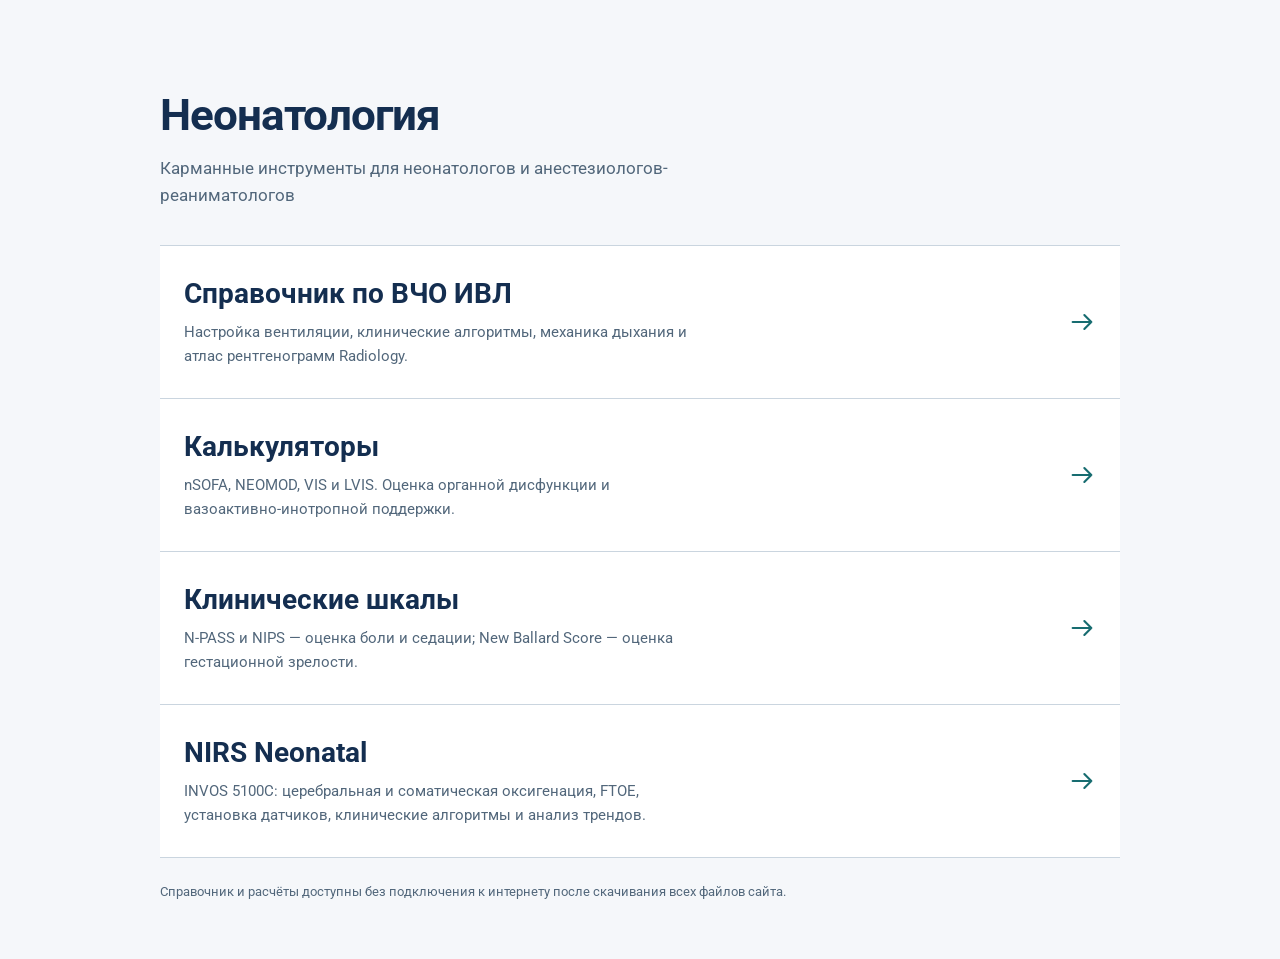
<file: index.html>
<!DOCTYPE html>

<html lang="ru">
<head>
<meta charset="utf-8"/>
<meta content="width=device-width, initial-scale=1" name="viewport"/>
<meta content="#142e50" name="theme-color"/>
<meta content="Неонатология: ВЧО ИВЛ, nSOFA, NEOMOD, VIS/LVIS, NIRS Neonatal, N-PASS, NIPS и New Ballard Score." name="description"/>
<title>Неонатология — главное меню</title>
<link href="css/menu.css" rel="stylesheet"/>
</head>
<body>
<main>
<header>
<h1>Неонатология</h1>
<p>
          Карманные инструменты для неонатологов и анестезиологов-реаниматологов
        </p>
</header>
<nav aria-label="Главное меню">
<a class="resource" href="spravochnik.html"><div>
<h2>Справочник по ВЧО ИВЛ</h2>
<p>
              Настройка вентиляции, клинические алгоритмы, механика дыхания и
              атлас рентгенограмм Radiology.
            </p>
</div>
<svg aria-hidden="true" class="arrow" fill="none" stroke="currentColor" stroke-linecap="round" stroke-linejoin="round" stroke-width="1.8" viewbox="0 0 24 24">
<path d="M4 12h16m-6-6 6 6-6 6"></path></svg></a>
<a class="resource" href="calculators.html"><div>
<h2>Калькуляторы</h2>
<p>
              nSOFA, NEOMOD, VIS и LVIS. Оценка органной дисфункции и
              вазоактивно-инотропной поддержки.
            </p>
</div>
<svg aria-hidden="true" class="arrow" fill="none" stroke="currentColor" stroke-linecap="round" stroke-linejoin="round" stroke-width="1.8" viewbox="0 0 24 24">
<path d="M4 12h16m-6-6 6 6-6 6"></path></svg></a>
<a class="resource" href="pain.html"><div>
<h2>Клинические шкалы</h2>
<p>N-PASS и NIPS — оценка боли и седации; New Ballard Score — оценка гестационной зрелости.</p>
</div>
<svg aria-hidden="true" class="arrow" fill="none" stroke="currentColor" stroke-linecap="round" stroke-linejoin="round" stroke-width="1.8" viewbox="0 0 24 24">
<path d="M4 12h16m-6-6 6 6-6 6"></path></svg></a><a class="resource" href="nirs.html"><div><h2>NIRS Neonatal</h2><p>INVOS 5100C: церебральная и соматическая оксигенация, FTOE, установка датчиков, клинические алгоритмы и анализ трендов.</p></div><svg aria-hidden="true" class="arrow" fill="none" stroke="currentColor" stroke-linecap="round" stroke-linejoin="round" stroke-width="1.8" viewBox="0 0 24 24"><path d="M4 12h16m-6-6 6 6-6 6"></path></svg></a>
</nav>
<footer>
        Справочник и расчёты доступны без подключения к интернету после
        скачивания всех файлов сайта.
      </footer>
</main>
</body>
</html>
</file>
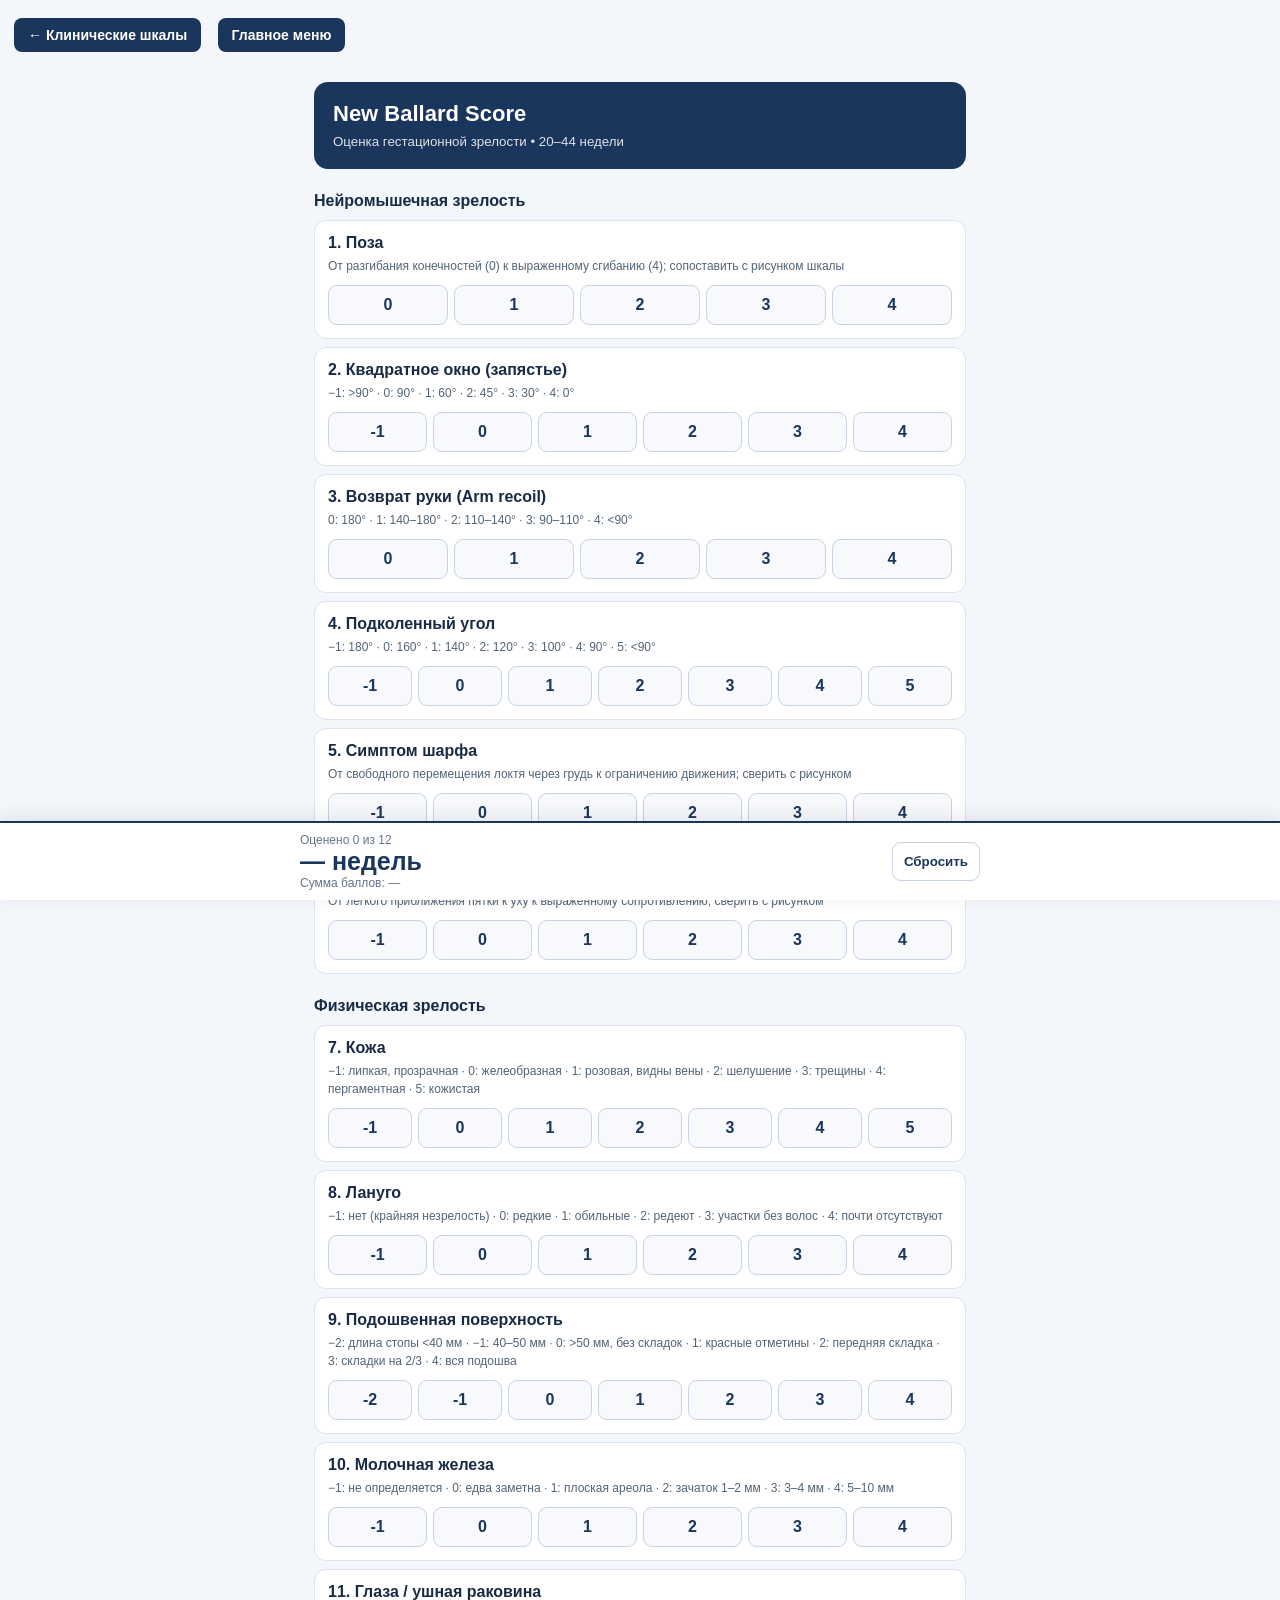
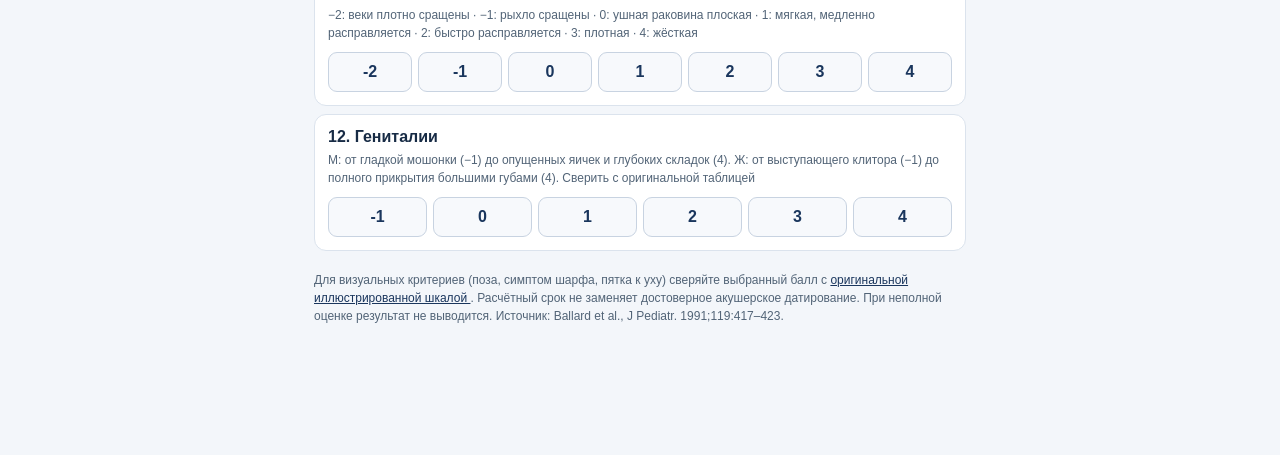
<file: ballard.html>
<!DOCTYPE html>

<html lang="ru">
<head>
<meta charset="utf-8"/>
<meta content="width=device-width,initial-scale=1" name="viewport"/>
<title>
   New Ballard Score
  </title>
<link href="css/ballard.css" rel="stylesheet"/>
<script defer="True" src="js/ballard.js">
</script>
</head>
<body>
<div style="padding:8px 14px">
<a class="site-back" href="pain.html">← Клинические шкалы</a>
<a class="site-back" href="index.html">
    Главное меню
   </a>
</div>
<div class="wrap">
<header>
<h1>
     New Ballard Score
    </h1>
<small>
     Оценка гестационной зрелости • 20–44 недели
    </small>
</header>
<div id="form">
</div>
<footer>
    Для визуальных критериев (поза, симптом шарфа, пятка к уху) сверяйте выбранный балл с
    <a href="https://www.ballardscore.com/scoresheet/scoresheet" rel="noopener" target="_blank">
     оригинальной иллюстрированной шкалой
    </a>
    . Расчётный срок не заменяет достоверное акушерское датирование. При неполной оценке результат не выводится. Источник: Ballard et al., J Pediatr. 1991;119:417–423.
   </footer>
</div>
<div class="result">
<div class="result-inner">
<div>
<div class="muted" id="progress">
      Оценено 0 из 12
     </div>
<div class="big" id="weeks">
      — недель
     </div>
<div class="muted" id="total">
      Сумма баллов: —
     </div>
</div>
<button class="reset" id="reset">
     Сбросить
    </button>
</div>
</div>
</body>
</html>
</file>
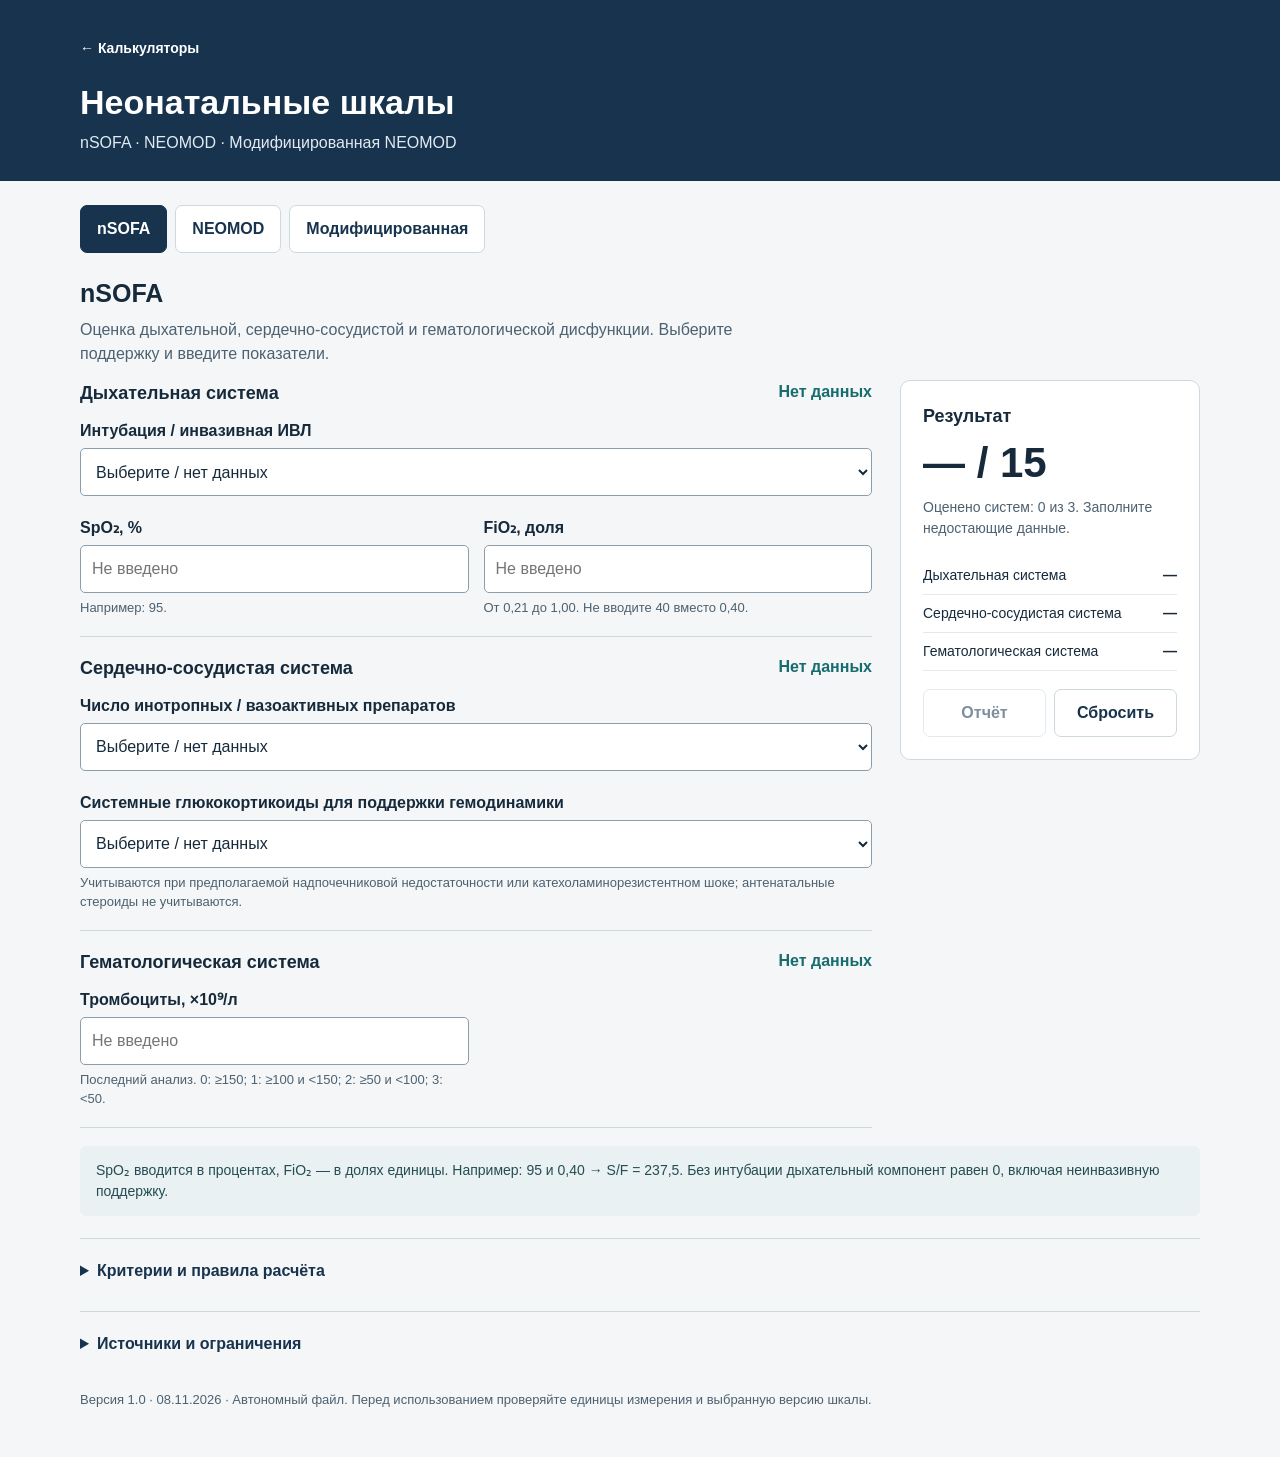
<file: calculator.html>
<!doctype html>
<html lang="ru">
  <head>
    <meta charset="utf-8" />
    <meta name="viewport" content="width=device-width,initial-scale=1" />
    <meta name="color-scheme" content="light" />
    <meta
      http-equiv="Content-Security-Policy"
      content="default-src 'none'; script-src 'self' 'unsafe-inline'; style-src 'self' 'unsafe-inline'; img-src data:; connect-src 'none'; base-uri 'none'; form-action 'none'"
    />
    <title>Неонатальные шкалы — офлайн-калькулятор</title>
    <link rel="stylesheet" href="css/calculator.css" />
  </head>
  <body>
    <header>
      <a class="portal-home" href="calculators.html">← Калькуляторы</a>
      <h1>Неонатальные шкалы</h1>
      <p>nSOFA · NEOMOD · Модифицированная NEOMOD</p>
    </header>
    <noscript
      >Для расчёта разрешите JavaScript в браузере. Интернет для работы не
      нужен.</noscript
    >
    <main>
      <nav role="tablist" aria-label="Выбор шкалы">
        <button
          role="tab"
          id="tab-n"
          aria-controls="panel"
          aria-selected="true"
          data-tab="n"
        >
          nSOFA</button
        ><button
          role="tab"
          id="tab-o"
          aria-controls="panel"
          aria-selected="false"
          data-tab="o"
          tabindex="-1"
        >
          NEOMOD</button
        ><button
          role="tab"
          id="tab-m"
          aria-controls="panel"
          aria-selected="false"
          data-tab="m"
          tabindex="-1"
        >
          Модифицированная
        </button>
      </nav>
      <section id="panel" role="tabpanel" aria-labelledby="tab-n">
        <h2 id="title"></h2>
        <p class="lead" id="intro"></p>
        <div class="layout">
          <form
            class="form"
            id="form"
            autocomplete="off"
            onsubmit="return false;"
          ></form>
          <aside class="summary" aria-label="Результат">
            <h3 id="resultTitle">Результат</h3>
            <div class="score" id="score" aria-live="polite">—</div>
            <p class="status" id="status"></p>
            <ul class="breakdown" id="breakdown"></ul>
            <div class="actions">
              <button type="button" id="report" disabled>Отчёт</button
              ><button type="button" id="reset">Сбросить</button>
            </div>
            <div id="reportbox" hidden>
              <label for="reporttext">Текст для копирования</label
              ><textarea id="reporttext" readonly></textarea
              ><button type="button" id="print">Печать</button>
            </div>
          </aside>
        </div>
        <div class="notice" id="note"></div>
        <details>
          <summary>Критерии и правила расчёта</summary>
          <div id="criteria"></div>
        </details>
        <details>
          <summary>Источники и ограничения</summary>
          <p>
            Калькулятор выполняет арифметический расчёт органной дисфункции.
            Сумма баллов не является самостоятельным диагнозом сепсиса и не
            переводится здесь в индивидуальную вероятность смерти.
          </p>
          <ul>
            <li>
              <a
                href="https://pmc.ncbi.nlm.nih.gov/articles/PMC7007331/"
                target="_blank"
                rel="noopener noreferrer"
                >Wynn JL, Polin RA. nSOFA. Pediatr Res, 2020. Таблица 1.</a
              >
            </li>
            <li>
              <a
                href="https://pubmed.ncbi.nlm.nih.gov/11336193/"
                target="_blank"
                rel="noopener noreferrer"
                >Janota J et al. NEOMOD. Shock, 2001;15:348–352.</a
              >
            </li>
            <li>
              <a
                href="https://doi.org/10.4037/ajcc2012312"
                target="_blank"
                rel="noopener noreferrer"
                >Çetinkaya M et al. Модифицированная NEOMOD. AJCC,
                2012;21:328–337. Таблицы 1–2.</a
              >
            </li>
            <li>
              <a
                href="https://cr.minzdrav.gov.ru/view-cr/912_1"
                target="_blank"
                rel="noopener noreferrer"
                >Рубрикатор МЗ РФ: «Сепсис новорождённых», 2025, ID 912_1.</a
              >
              Официальный PDF при проверке был недоступен; калькулятор реализует
              критерии публикаций авторов, а не заявленную идентичность
              приложению КР.
            </li>
          </ul>
          <p>
            NEOMOD разработана на детях с очень низкой массой тела;
            модифицированная версия изучалась у недоношенных в первые 28 суток
            жизни. В статье 2012 года для большинства систем берётся худшее
            значение за сутки, для почечной и желудочно-кишечной — среднее за
            сутки. Исходная nSOFA предназначена для последовательных оценок
            состояния в конкретные моменты времени; тромбоциты — последний
            доступный анализ.
          </p>
          <p>
            В отличие от допущения статьи 2012 года о нормальных отсутствующих
            анализах у стабильных детей, здесь пропуск обозначается как «нет
            данных» и блокирует полную сумму. Ни результаты, ни введённые
            значения не сохраняются после перезагрузки страницы и не передаются
            в сеть. Для ссылок на источники нужен интернет.
          </p>
          <p>
            Граница АЛТ ровно 2 верхних предела нормы в таблице авторов явно не
            распределена между категориями «менее 2» и «более 2». При таком
            значении калькулятор не присваивает балл автоматически. Если другой
            известный критерий той же системы уже даёт 2 балла, итог системы
            определён и равен 2.
          </p>
        </details>
      </section>
      <footer>
        Версия 1.0 · 08.11.2026 · Автономный файл. Перед использованием
        проверяйте единицы измерения и выбранную версию шкалы.
      </footer>
      <pre class="print-report" id="printreport"></pre>
    </main>
    <script src="js/calculator.js"></script>
  </body>
</html>
</file>
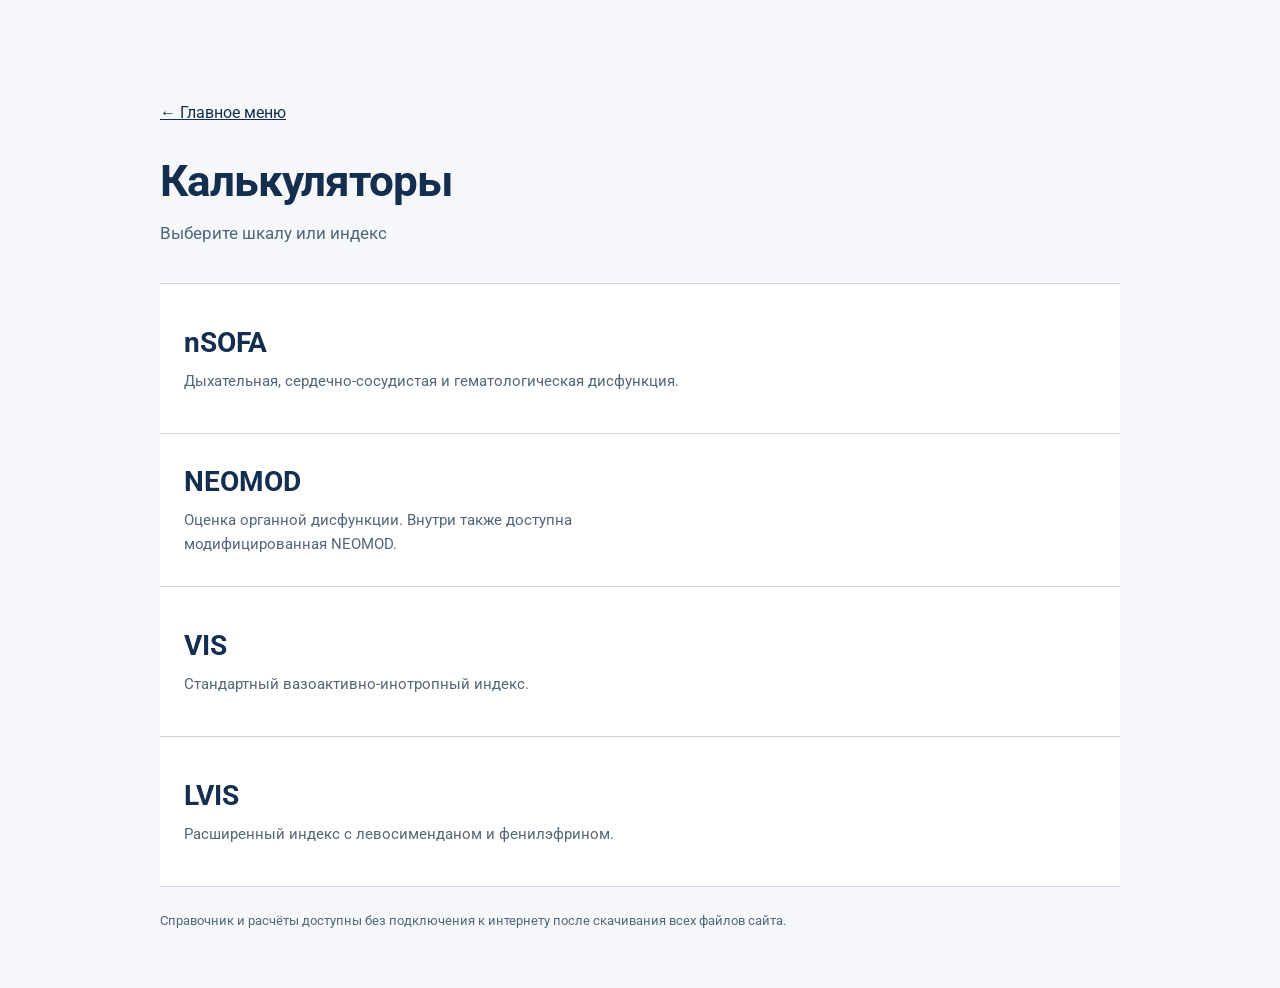
<file: calculators.html>
<!DOCTYPE html>

<html lang="ru">
<head>
<meta charset="utf-8"/>
<meta content="width=device-width, initial-scale=1" name="viewport"/>
<meta content="#142e50" name="theme-color"/>
<meta content="Неонатология: карманный справочник по ВЧО ИВЛ и калькулятор шкал nSOFA / NEOMOD." name="description"/>
<title>Калькуляторы — неонатология</title>
<link href="css/menu.css" rel="stylesheet"/>
</head>
<body>
<main>
<header>
<a href="index.html" style="
            color: #142e50;
            display: inline-block;
            padding: 10px 0;
            margin-bottom: 20px;
          ">← Главное меню</a>
<h1>Калькуляторы</h1>
<p>Выберите шкалу или индекс</p>
</header>
<nav aria-label="Выбор калькулятора">
<a class="resource" href="calculator.html#n"><div>
<h2>nSOFA</h2>
<p>
              Дыхательная, сердечно-сосудистая и гематологическая дисфункция.
            </p>
</div></a><a class="resource" href="calculator.html#o"><div>
<h2>NEOMOD</h2>
<p>
              Оценка органной дисфункции. Внутри также доступна модифицированная
              NEOMOD.
            </p>
</div></a><a class="resource" href="vis_lvis.html#vis"><div>
<h2>VIS</h2>
<p>Стандартный вазоактивно-инотропный индекс.</p>
</div></a><a class="resource" href="vis_lvis.html#lvis"><div>
<h2>LVIS</h2>
<p>Расширенный индекс с левосименданом и фенилэфрином.</p>
</div></a>


</nav>
<footer>
        Справочник и расчёты доступны без подключения к интернету после
        скачивания всех файлов сайта.
      </footer>
</main>
</body>
</html>
</file>
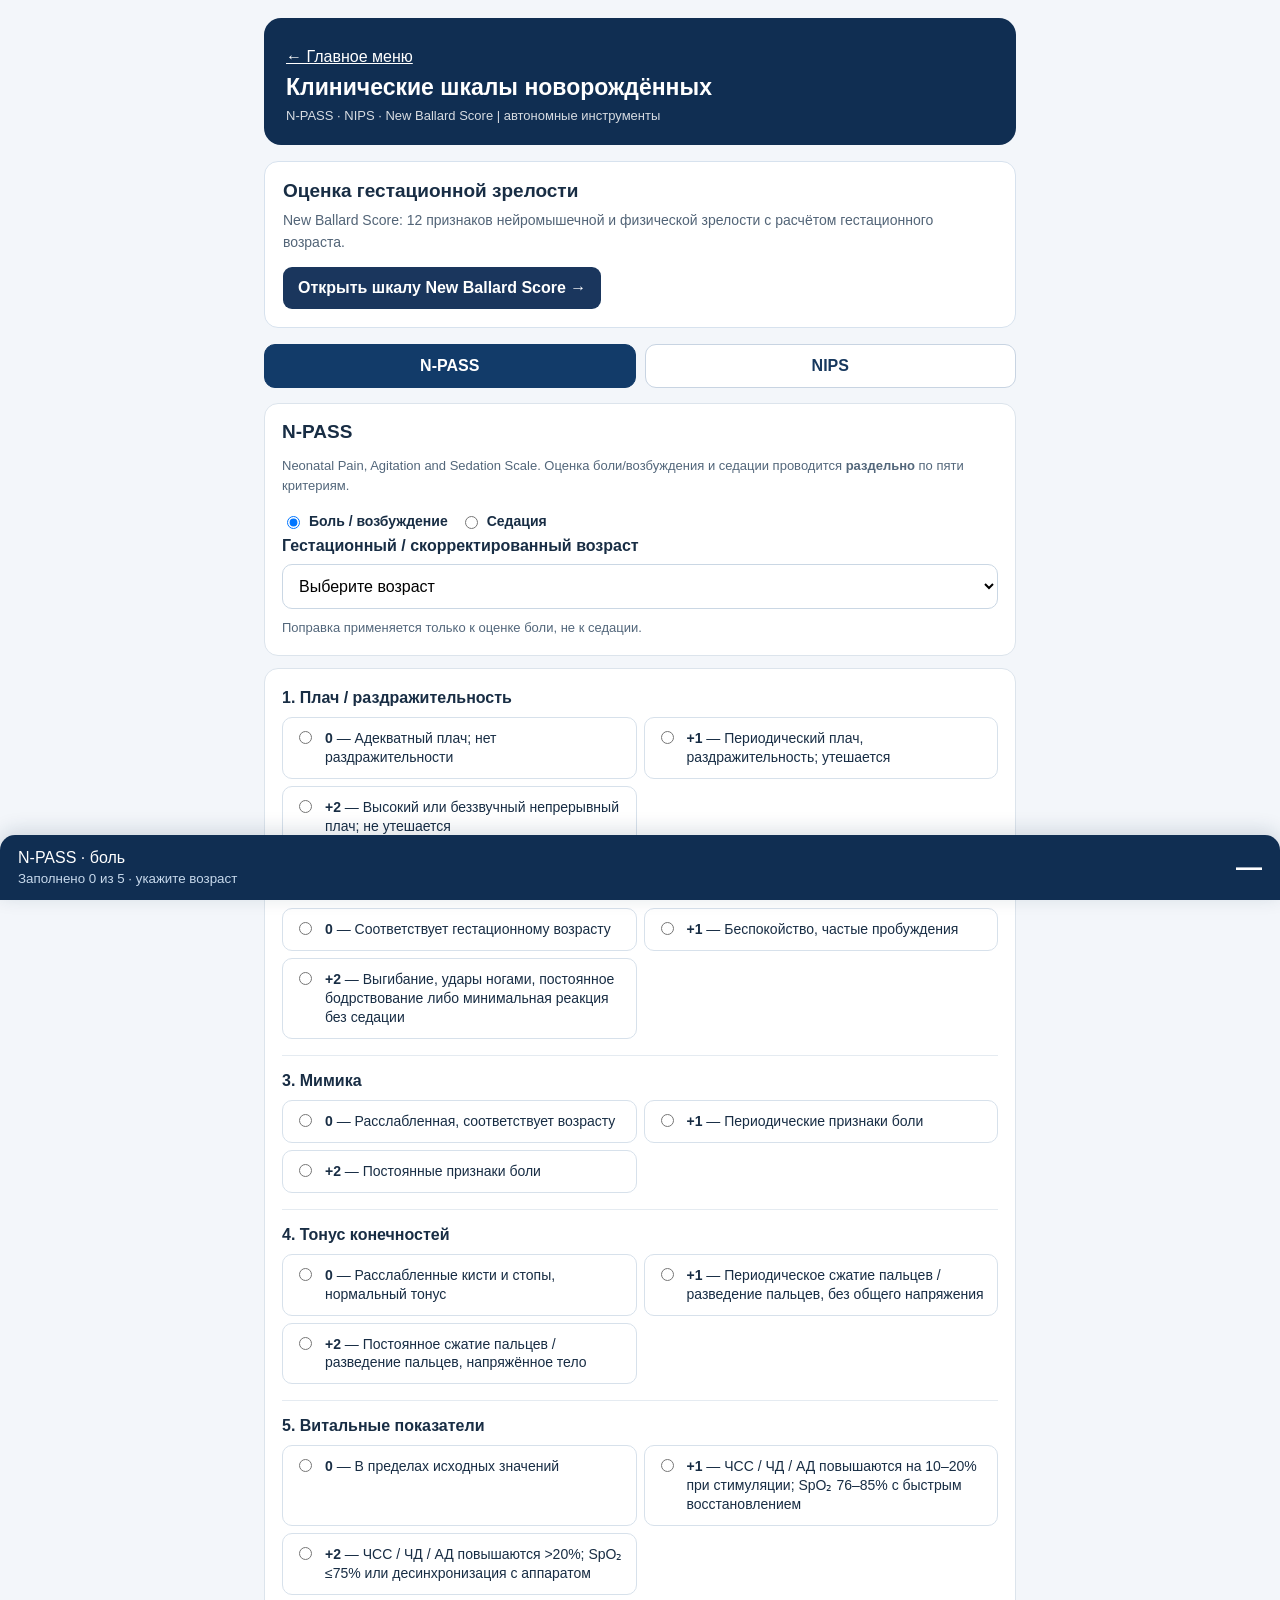
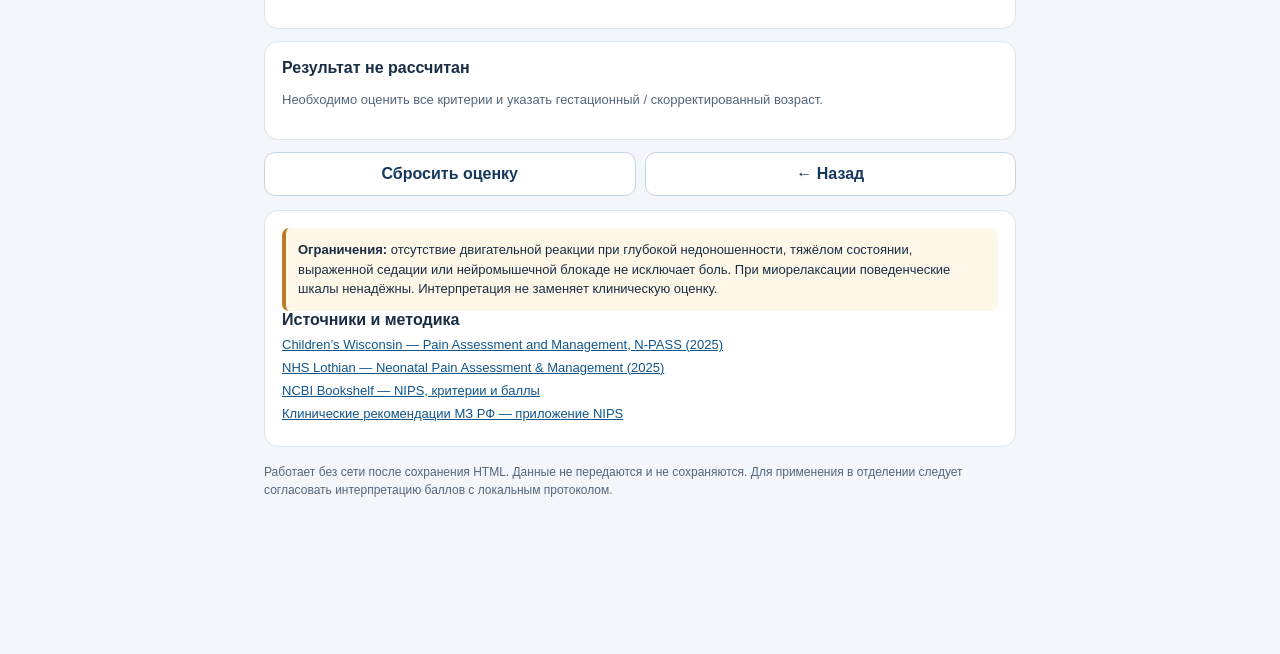
<file: pain.html>
<!DOCTYPE html>

<html lang="ru">
<head>
<meta charset="utf-8"/>
<meta content="width=device-width,initial-scale=1" name="viewport"/>
<meta content="#102e52" name="theme-color"/>
<title>Клинические шкалы — N-PASS, NIPS, New Ballard</title>
<link href="css/pain.css" rel="stylesheet"/>
</head>
<body>
<main class="wrap">
<header>
<a href="index.html" style="display: inline-block; padding: 8px 0; color: inherit">← Главное меню</a>
<h1>Клинические шкалы новорождённых</h1>
<div class="sub">N-PASS · NIPS · New Ballard Score | автономные инструменты</div>
</header>
<section class="ballard-entry"><h2>Оценка гестационной зрелости</h2><p>New Ballard Score: 12 признаков нейромышечной и физической зрелости с расчётом гестационного возраста.</p><a class="ballard-link" href="ballard.html">Открыть шкалу New Ballard Score →</a></section><div class="tabs">
<button class="active" id="tab-npass" onclick="switchScale('npass')">
          N-PASS</button><button id="tab-nips" onclick="switchScale('nips')">NIPS</button>
</div>
<section id="npass">
<div class="panel">
<h2>N-PASS</h2>
<p class="muted">
            Neonatal Pain, Agitation and Sedation Scale. Оценка боли/возбуждения
            и седации проводится <b>раздельно</b> по пяти критериям.
          </p>
<label class="mode"><input checked="" name="mode" onchange="render()" type="radio" value="pain"/>
            Боль / возбуждение</label><label class="mode"><input name="mode" onchange="render()" type="radio" value="sedation"/>
            Седация</label>
<div id="gaBox">
<label for="ga"><b>Гестационный / скорректированный возраст</b></label><select class="field" id="ga" onchange="update()">
<option selected="" value="">Выберите возраст</option>
<option value="3">Менее 28 недель (+3)</option>
<option value="2">28–31 неделя (+2)</option>
<option value="1">32–35 недель (+1)</option>
<option value="0">36 недель и более (+0)</option>
</select>
<div class="muted">
              Поправка применяется только к оценке боли, не к седации.
            </div>
</div>
</div>
<div class="panel" id="npassItems"></div>
<div aria-live="polite" class="panel" id="npassResult"></div>
</section>
<section class="hide" id="nips">
<div class="panel">
<h2>NIPS</h2>
<p class="muted">
            Neonatal Infant Pain Scale. Шесть критериев, сумма 0–7 баллов.
            Особенно применима для оценки острой процедурной боли.
          </p>
</div>
<div class="panel" id="nipsItems"></div>
<div aria-live="polite" class="panel" id="nipsResult"></div>
</section>
<div class="actions">
<button onclick="resetCurrent()">Сбросить оценку</button><button onclick="
            history.length &gt; 1 ? history.back() : (location.href = 'index.html')
          ">
          ← Назад
        </button>
</div>
<div class="panel" style="margin-top: 14px">
<div class="warn">
<b>Ограничения:</b> отсутствие двигательной реакции при глубокой
          недоношенности, тяжёлом состоянии, выраженной седации или
          нейромышечной блокаде не исключает боль. При миорелаксации
          поведенческие шкалы ненадёжны. Интерпретация не заменяет клиническую
          оценку.
        </div>
<div class="links">
<b>Источники и методика</b><a href="https://childrenswi.org/-/media/chwlibrary/files/secure/protected-pages/staff/pain-assessment-and-management.pdf" rel="noopener" target="_blank">Children’s Wisconsin — Pain Assessment and Management, N-PASS
            (2025)</a><a href="https://rightdecisions.scot.nhs.uk/media/swqp1zxc/neonatal-pain-management-guideline_final-29-5-25.pdf" rel="noopener" target="_blank">NHS Lothian — Neonatal Pain Assessment &amp; Management (2025)</a><a href="https://www.ncbi.nlm.nih.gov/books/NBK615330/table/ch14.tab4/" rel="noopener" target="_blank">NCBI Bookshelf — NIPS, критерии и баллы</a><a href="https://sudact.ru/law/klinicheskie-rekomendatsii-bolevoi-sindrom-bs-u-detei/prilozhenie-g/prilozhenie-g1/" rel="noopener" target="_blank">Клинические рекомендации МЗ РФ — приложение NIPS</a>
</div>
</div>
<footer>
        Работает без сети после сохранения HTML. Данные не передаются и не
        сохраняются. Для применения в отделении следует согласовать
        интерпретацию баллов с локальным протоколом.
      </footer>
</main>
<div class="score">
<div>
<span id="scoreLabel">N-PASS · боль</span><small id="scoreHint">Заполните все критерии</small>
</div>
<b id="scoreValue">—</b>
</div>
<script src="js/pain.js"></script>
</body>
</html>
</file>
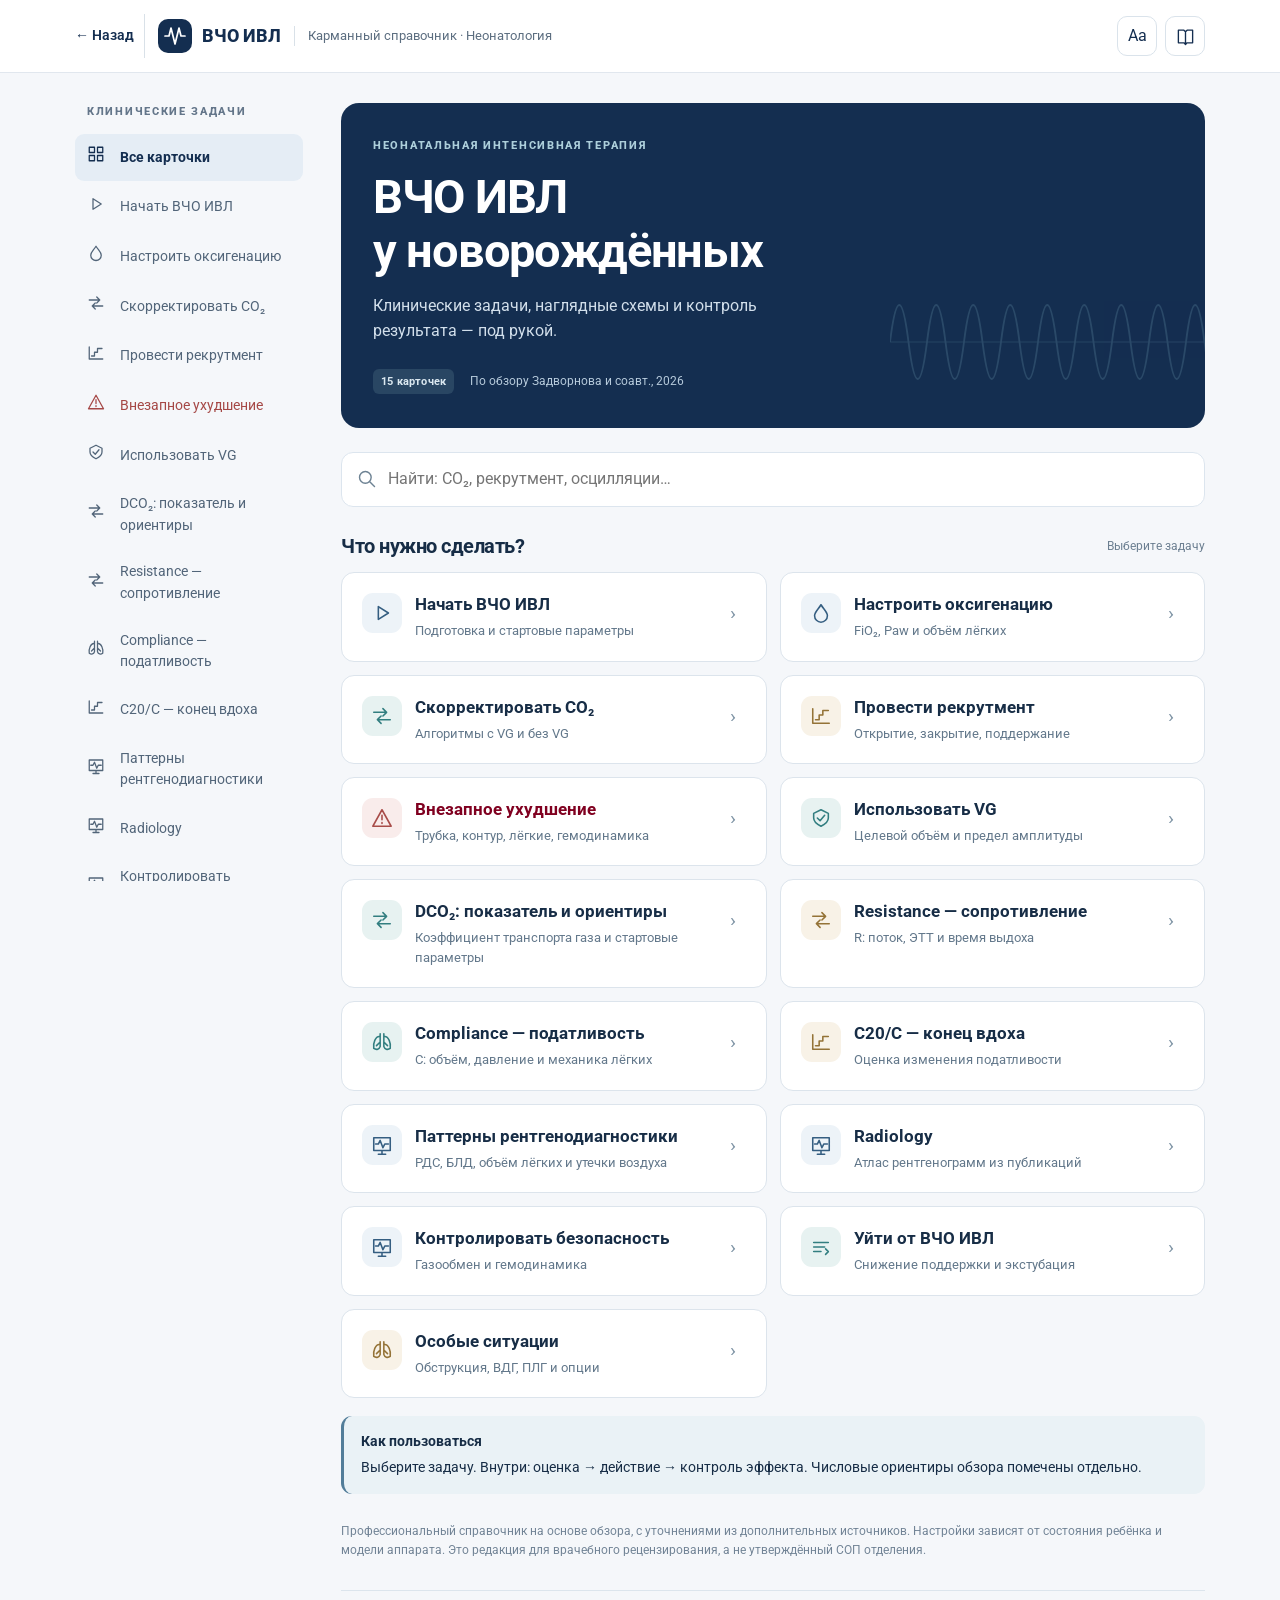
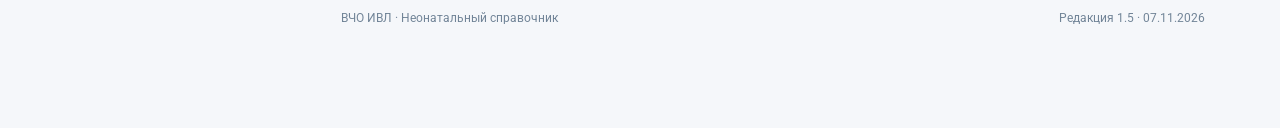
<file: spravochnik.html>
<!doctype html>
<html lang="ru">
  <head>
    <meta charset="utf-8" />
    <meta
      name="viewport"
      content="width=device-width,initial-scale=1,viewport-fit=cover"
    />
    <meta name="theme-color" content="#142e50" />
    <meta
      name="description"
      content="Иллюстрированный карманный справочник по ВЧО ИВЛ у новорождённых на основе обзора Задворнова и соавт."
    />
    <title>ВЧО ИВЛ — автономный карманный справочник</title>
    <link rel="stylesheet" href="css/spravochnik.css" />
  </head>
  <body>
    <header class="topbar">
      <div class="topinner">
        <a
          class="portal-link"
          href="index.html"
          aria-label="Вернуться в главное меню"
          >← Назад</a
        ><button class="logo" onclick="go('home')" aria-label="Главная">
          <span class="logo-icon" id="brandicon"></span>ВЧО ИВЛ</button
        ><span class="topsub">Карманный справочник · Неонатология</span>
        <div class="toptools">
          <button
            class="tool"
            id="fontsize"
            onclick="fontToggle()"
            aria-label="Увеличить текст"
            aria-pressed="false"
          >
            Aа</button
          ><button
            class="tool"
            onclick="go('sources')"
            aria-label="Источники"
            id="sourceicon"
          ></button>
        </div>
      </div>
    </header>
    <div class="layout">
      <aside class="sidebar">
        <div class="side-label">Клинические задачи</div>
        <nav id="sidenav" aria-label="Разделы"></nav>
        <div class="sidefoot">
          По обзору Задворнова и соавт.<br />2026 · с. 87–96<br /><br />Редакция
          1.5<br />07 ноября 2026
        </div>
      </aside>
      <main id="main"></main>
    </div>
    <nav class="mobile-nav" aria-label="Основная навигация">
      <button id="nav-home" onclick="go('home')"></button
      ><button class="urgent" id="nav-urgent" onclick="go('urgent')"></button
      ><button id="nav-saved" onclick="go('saved')"></button
      ><button id="nav-sources" onclick="go('sources')"></button>
    </nav>
    <dialog
      id="xraydialog"
      class="xray-dialog"
      aria-label="Увеличенная рентгенограмма"
    >
      <div class="xray-dialog-head">
        <strong id="xray-modal-title"></strong
        ><button id="xray-zoom-button" onclick="zoomXray()">Увеличить ×2</button
        ><button
          onclick="document.querySelector('#xraydialog').close()"
          aria-label="Закрыть рентгенограмму"
        >
          Закрыть ✕
        </button>
      </div>
      <div class="xray-scroll">
        <img id="xray-modal-img" alt="" />
        <p class="xray-modal-caption" id="xray-modal-caption"></p>
      </div>
    </dialog>
    <div id="toast" class="toast hidden" role="status"></div>
    <script src="js/spravochnik.js"></script>
  </body>
</html>
</file>
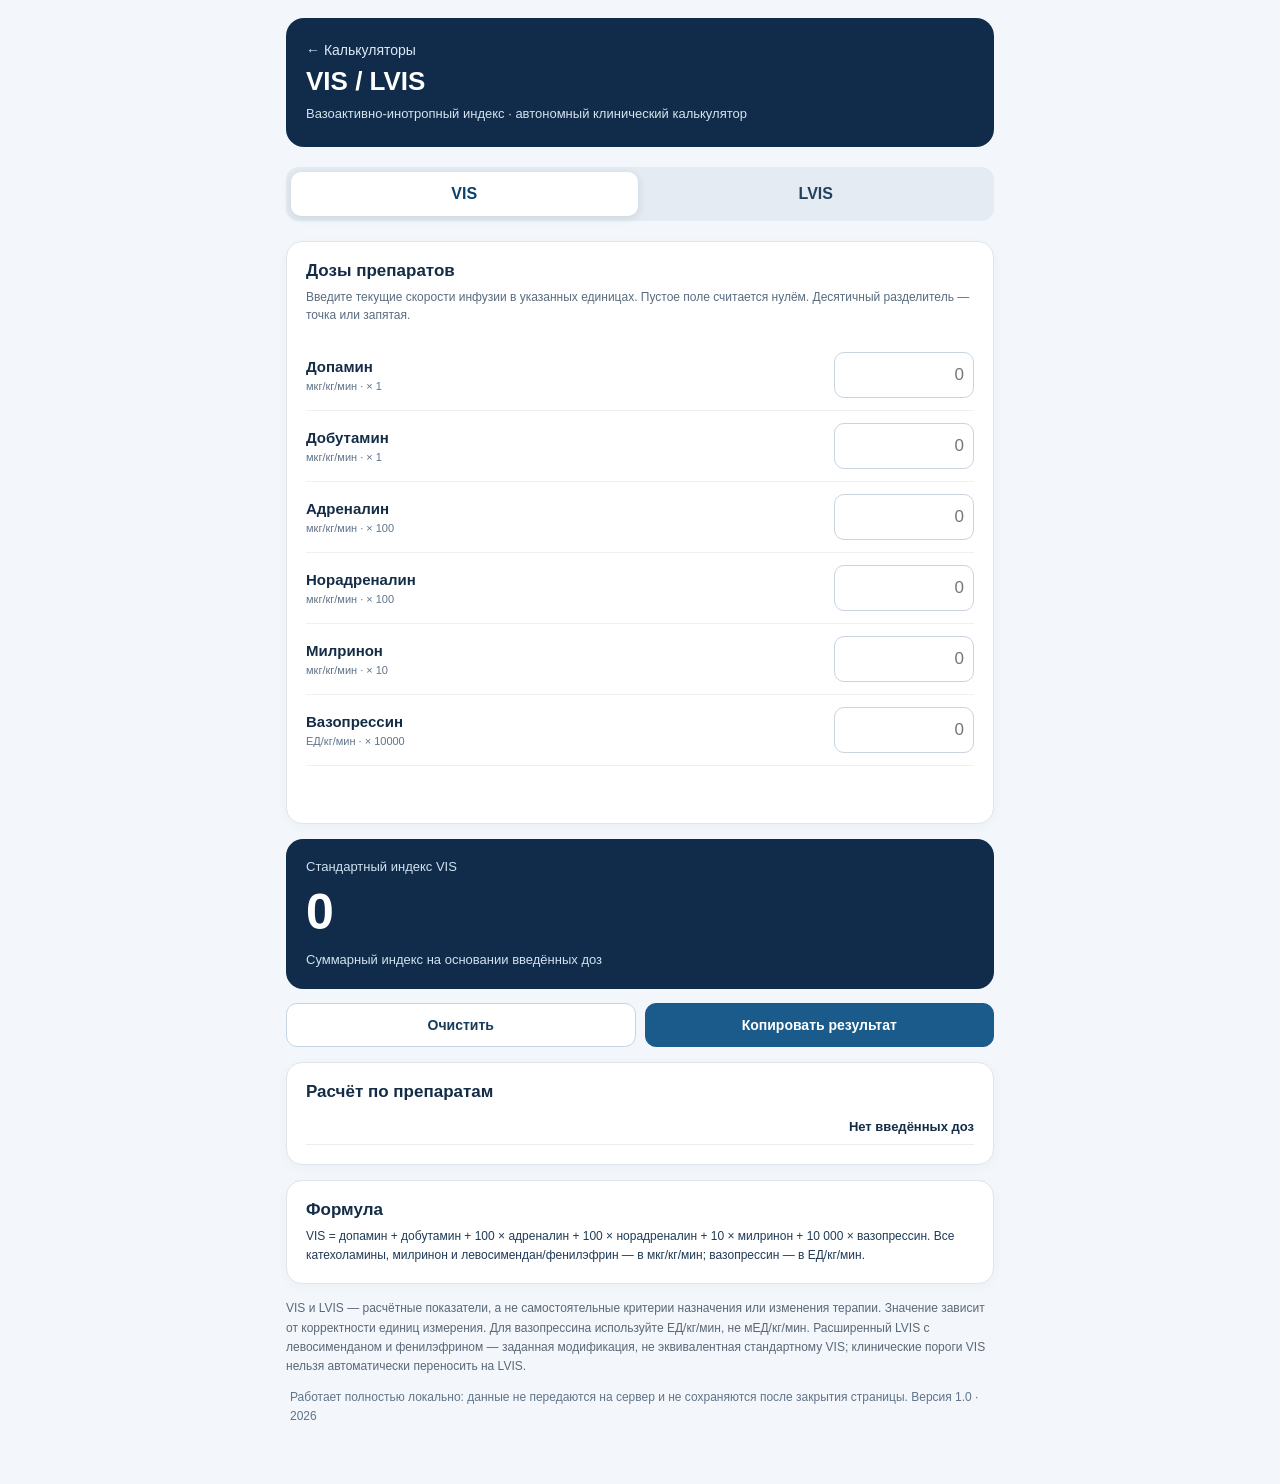
<file: vis_lvis.html>
<!doctype html>
<html lang="ru">
  <head>
    <meta charset="utf-8" />
    <meta
      name="viewport"
      content="width=device-width,initial-scale=1,viewport-fit=cover"
    />
    <meta name="theme-color" content="#102c4a" />
    <title>VIS / LVIS — калькулятор ОРИТн</title>
    <link rel="stylesheet" href="css/vis_lvis.css" />
  </head>
  <body>
    <main class="shell">
      <header>
        <a class="back" href="calculators.html" id="back">← Калькуляторы</a>
        <h1>VIS / LVIS</h1>
        <p>
          Вазоактивно-инотропный индекс · автономный клинический калькулятор
        </p>
      </header>
      <nav class="tabs" aria-label="Выбор индекса">
        <button type="button" class="active" id="visTab" aria-pressed="true">
          VIS</button
        ><button type="button" id="lvisTab" aria-pressed="false">LVIS</button>
      </nav>
      <section class="card">
        <h2 class="section">Дозы препаратов</h2>
        <p class="hint">
          Введите текущие скорости инфузии в указанных единицах. Пустое поле
          считается нулём. Десятичный разделитель — точка или запятая.
        </p>
        <div id="fields"></div>
        <p class="error" id="error" role="alert"></p>
      </section>
      <section class="result" aria-live="polite">
        <div class="small" id="resultTitle">Стандартный индекс VIS</div>
        <div class="value" id="score">0</div>
        <div class="sub" id="resultSub">
          Суммарный индекс на основании введённых доз
        </div>
      </section>
      <div class="actions">
        <button type="button" id="reset">Очистить</button
        ><button type="button" class="primary" id="copy">
          Копировать результат
        </button>
      </div>
      <section class="card">
        <h2 class="section">Расчёт по препаратам</h2>
        <table class="breakdown">
          <tbody id="breakdown"></tbody>
        </table>
      </section>
      <section class="card">
        <h2 class="section">Формула</h2>
        <p class="hint" id="formula" style="margin: 0; color: #203b57"></p>
      </section>
      <p class="warning">
        VIS и LVIS — расчётные показатели, а не самостоятельные критерии
        назначения или изменения терапии. Значение зависит от корректности
        единиц измерения. Для вазопрессина используйте ЕД/кг/мин, не мЕД/кг/мин.
        Расширенный LVIS с левосименданом и фенилэфрином — заданная модификация,
        не эквивалентная стандартному VIS; клинические пороги VIS нельзя
        автоматически переносить на LVIS.
      </p>
      <p class="foot">
        Работает полностью локально: данные не передаются на сервер и не
        сохраняются после закрытия страницы. Версия 1.0 · 2026
      </p>
    </main>
    <script src="js/vis_lvis.js"></script>
  </body>
</html>
</file>
<file: css/menu.css>
@font-face {
  font-family: Roboto;
  src: url("../assets/fonts/dece7c71bbe61710.ttf") format("truetype");
  font-weight: 400;
  font-display: swap;
}
@font-face {
  font-family: Roboto;
  src: url("../assets/fonts/4d984240cefb093a.ttf") format("truetype");
  font-weight: 500;
  font-display: swap;
}
@font-face {
  font-family: Roboto;
  src: url("../assets/fonts/f478ba88b0292e68.ttf") format("truetype");
  font-weight: 600;
  font-display: swap;
}
@font-face {
  font-family: Roboto;
  src: url("../assets/fonts/35757eaa996b3359.ttf") format("truetype");
  font-weight: 700;
  font-display: swap;
}
@font-face {
  font-family: Roboto;
  src: url("../assets/fonts/8e2e0999f2abc8a2.ttf") format("truetype");
  font-weight: 800;
  font-display: swap;
}
* {
  box-sizing: border-box;
}
html {
  color-scheme: light;
}
body {
  margin: 0;
  background: #f5f7fa;
  color: #172d46;
  font:
    16px/1.6 Roboto,
    Arial,
    sans-serif;
}
::selection {
  background: #c4e4e6;
  color: #142e50;
}
main {
  width: min(100% - 40px, 960px);
  margin: 0 auto;
  padding: clamp(44px, 10vh, 100px) 0 56px;
}
header {
  padding-bottom: 36px;
}
h1 {
  font-size: clamp(30px, 5vw, 44px);
  line-height: 1.15;
  letter-spacing: -0.025em;
  margin: 0 0 14px;
  color: #142e50;
}
header p {
  margin: 0;
  color: #52677b;
  max-width: 64ch;
  font-size: 17px;
}
nav {
  border-top: 1px solid #cad5df;
}
a.resource {
  display: grid;
  grid-template-columns: 1fr auto;
  align-items: center;
  gap: 24px;
  padding: 30px 24px;
  text-decoration: none;
  color: inherit;
  background: white;
  border-bottom: 1px solid #cad5df;
  min-height: 150px;
  transition: background 0.15s ease;
}
a.resource:hover {
  background: #eaf1f5;
}
a.resource:focus-visible {
  outline: 3px solid #176c70;
  outline-offset: 4px;
  position: relative;
  z-index: 1;
}
h2 {
  font-size: clamp(22px, 3vw, 28px);
  line-height: 1.25;
  margin: 0 0 9px;
  color: #142e50;
}
a.resource p {
  margin: 0;
  max-width: 64ch;
  color: #52677b;
  font-size: 15px;
}
.arrow {
  width: 28px;
  height: 28px;
  color: #176c70;
  flex: none;
}
footer {
  margin-top: 24px;
  font-size: 13px;
  color: #52677b;
}
@media (max-width: 520px) {
  main {
    width: calc(100% - 32px);
    padding-top: 40px;
  }
  header {
    padding-bottom: 28px;
  }
  a.resource {
    padding: 24px 16px;
    gap: 16px;
    min-height: 170px;
  }
  a.resource p {
    font-size: 14px;
  }
  .arrow {
    width: 24px;
    height: 24px;
  }
}
@media (prefers-reduced-motion: reduce) {
  a.resource {
    transition: none;
  }
}
</file>
<file: css/ballard.css>
:root{font-family:Arial,Roboto,sans-serif;color:#172b45;background:#f3f6fa}*{box-sizing:border-box}body{margin:0}.wrap{max-width:680px;margin:auto;padding:14px 14px 110px}header{background:#1a365d;color:white;padding:19px;border-radius:14px;margin-bottom:14px}h1{font-size:22px;margin:0 0 5px}header small{opacity:.85}h2{font-size:16px;margin:23px 0 10px}.item{background:white;border:1px solid #dbe3ed;border-radius:12px;padding:13px;margin:8px 0}.name{font-weight:700;margin-bottom:5px}.hint{font-size:12px;color:#526477;line-height:1.5;margin-bottom:10px}.opts{display:flex;flex-wrap:wrap;gap:6px}.opts button{flex:1;min-width:38px;border:1px solid #c8d3e1;border-radius:9px;background:#f7f9fc;color:#1a365d;font-size:16px;font-weight:700;padding:10px 3px;cursor:pointer}.opts button.active{background:#1a365d;color:white;border-color:#1a365d}.result{position:fixed;bottom:0;left:0;right:0;background:white;border-top:2px solid #1a365d;box-shadow:0 -4px 18px #12233a18;padding:10px 14px}.result-inner{max-width:680px;margin:auto;display:flex;align-items:center;justify-content:space-between;gap:8px}.big{font-size:25px;font-weight:800;color:#1a365d}.muted{font-size:12px;color:#64748b}.reset{border:1px solid #c7d3df;background:white;border-radius:9px;padding:11px;color:#1a365d;font-weight:bold}a{color:#1a365d}footer{font-size:12px;color:#526477;line-height:1.5;margin:20px 0}

.site-back{display:inline-block;margin:10px 12px 8px 0;padding:9px 14px;border-radius:8px;background:#1a365d;color:#fff!important;text-decoration:none;font:600 14px Arial,sans-serif}.site-back:focus-visible{outline:3px solid #78a8d4;outline-offset:2px}
</file>
<file: css/calculator.css>
:root {
  --navy: #17334e;
  --ink: #162a3b;
  --muted: #4d6171;
  --line: #ced8df;
  --soft: #f0f4f6;
  --teal: #176c70;
  --error: #a32929;
}
* {
  box-sizing: border-box;
}
body {
  margin: 0;
  color: var(--ink);
  background: #f4f6f7;
  font:
    16px/1.5 Roboto,
    Arial,
    sans-serif;
}
header {
  background: var(--navy);
  color: white;
  padding: 26px max(20px, calc((100vw - 1120px) / 2));
}
h1 {
  font-size: clamp(24px, 4vw, 34px);
  line-height: 1.2;
  margin: 0 0 8px;
}
header p {
  margin: 0;
  color: #e1eaf1;
}
main {
  max-width: 1160px;
  margin: auto;
  padding: 24px 20px 48px;
}
nav {
  display: flex;
  gap: 8px;
  flex-wrap: wrap;
  margin-bottom: 22px;
}
button {
  font: inherit;
  font-weight: 600;
  border: 1px solid var(--line);
  background: white;
  color: var(--navy);
  border-radius: 7px;
  padding: 11px 16px;
  cursor: pointer;
  min-height: 46px;
}
button:hover {
  background: #e4edf1;
}
button[aria-selected="true"] {
  background: var(--navy);
  color: white;
  border-color: var(--navy);
}
button:disabled {
  opacity: 0.55;
  cursor: not-allowed;
}
button:focus-visible,
input:focus-visible,
select:focus-visible,
summary:focus-visible,
a:focus-visible {
  outline: 3px solid #1b858c;
  outline-offset: 3px;
}
::selection {
  background: #c0e6e7;
  color: #142d43;
}
h2 {
  font-size: 25px;
  margin: 0 0 6px;
}
h3 {
  font-size: 18px;
  margin: 0;
}
p {
  margin: 0 0 14px;
}
.lead {
  max-width: 78ch;
  color: var(--muted);
}
.layout {
  display: grid;
  grid-template-columns: minmax(0, 1fr) 300px;
  gap: 28px;
  align-items: start;
}
.group {
  padding: 18px 0;
  border-bottom: 1px solid var(--line);
}
.group:first-child {
  padding-top: 0;
}
.grouphead {
  display: flex;
  justify-content: space-between;
  gap: 10px;
  margin-bottom: 12px;
}
.points {
  font-weight: 700;
  color: var(--teal);
  white-space: nowrap;
}
.fields {
  display: grid;
  grid-template-columns: 1fr 1fr;
  gap: 15px;
}
.field.wide {
  grid-column: 1/-1;
}
label {
  display: block;
  font-weight: 600;
  margin-bottom: 5px;
}
input,
select {
  width: 100%;
  min-height: 48px;
  font: inherit;
  line-height: 1.4;
  padding: 10px 11px;
  background: white;
  color: var(--ink);
  border: 1px solid #8c9eac;
  border-radius: 5px;
}
input[aria-invalid="true"] {
  border: 2px solid var(--error);
}
small,
.hint {
  display: block;
  font-size: 13px;
  color: var(--muted);
  margin-top: 5px;
}
.error {
  color: var(--error);
  font-size: 13px;
  min-height: 0;
}
.summary {
  background: white;
  padding: 22px;
  border: 1px solid var(--line);
  border-radius: 10px;
  position: sticky;
  top: 16px;
}
.score {
  font-size: 42px;
  line-height: 1.2;
  font-weight: 700;
  font-variant-numeric: tabular-nums;
  margin: 8px 0;
}
.score small {
  font-size: 16px;
  display: inline;
}
.status {
  font-size: 14px;
  color: var(--muted);
}
.breakdown {
  list-style: none;
  padding: 0;
  margin: 18px 0;
}
.breakdown li {
  display: flex;
  justify-content: space-between;
  gap: 12px;
  padding: 8px 0;
  border-bottom: 1px solid #e4e9ed;
  font-size: 14px;
}
.actions {
  display: flex;
  gap: 8px;
  flex-wrap: wrap;
}
.summary .actions button {
  flex: 1;
}
.notice {
  font-size: 14px;
  background: #e9f1f2;
  padding: 14px 16px;
  border-radius: 6px;
  margin: 18px 0;
  color: #244d53;
}
details {
  margin-top: 22px;
  border-top: 1px solid var(--line);
  padding-top: 14px;
}
summary {
  cursor: pointer;
  font-weight: 700;
  color: var(--navy);
  padding: 6px 0;
}
details p,
details li {
  font-size: 14px;
}
a {
  color: #145d87;
  text-underline-offset: 3px;
  overflow-wrap: anywhere;
}
.tablewrap {
  overflow: auto;
  margin-top: 12px;
}
table {
  width: 100%;
  border-collapse: collapse;
  font-size: 14px;
}
th,
td {
  padding: 10px;
  text-align: left;
  vertical-align: top;
  border: 1px solid var(--line);
}
th {
  background: var(--navy);
  color: white;
}
tr:nth-child(even) {
  background: #edf1f3;
}
footer {
  margin-top: 28px;
  color: var(--muted);
  font-size: 13px;
}
.print-report {
  display: none;
}
textarea {
  width: 100%;
  min-height: 180px;
  padding: 10px;
  font:
    14px/1.5 Arial,
    sans-serif;
  border: 1px solid #8c9eac;
  border-radius: 5px;
}
#reportbox {
  margin-top: 16px;
}
noscript {
  display: block;
  padding: 25px;
  color: #a32929;
}
[hidden] {
  display: none !important;
}
@media (max-width: 760px) {
  header {
    padding: 22px 18px;
  }
  main {
    padding: 20px 16px;
  }
  .layout {
    display: flex;
    flex-direction: column-reverse;
    gap: 22px;
  }
  .summary {
    position: static;
    width: 100%;
    padding: 17px;
  }
  .score {
    font-size: 34px;
  }
  .breakdown {
    display: none;
  }
  .fields {
    grid-template-columns: 1fr;
  }
  .field.wide {
    grid-column: auto;
  }
  nav {
    gap: 6px;
  }
  nav button {
    font-size: 14px;
    padding: 10px 12px;
  }
  .form {
    width: 100%;
  }
}
@media print {
  body {
    background: white;
    font-size: 12px;
  }
  header {
    background: white;
    color: black;
    padding: 0 0 15px;
  }
  header p {
    color: black;
  }
  main {
    padding: 0;
  }
  nav,
  .form,
  .actions,
  details,
  .notice,
  footer,
  #reportbox {
    display: none !important;
  }
  .layout {
    display: block;
  }
  .summary {
    border: 0;
    position: static;
    padding: 0;
  }
  .breakdown {
    display: block;
  }
  .print-report {
    display: block;
    white-space: pre-wrap;
  }
  .summary .status {
    color: black;
  }
}
.portal-home {
  display: inline-flex;
  align-items: center;
  min-height: 44px;
  margin-bottom: 12px;
  color: #fff;
  text-decoration: none;
  font-size: 14px;
  font-weight: 600;
}
.portal-home:hover {
  text-decoration: underline;
}
.portal-home:focus-visible {
  outline: 3px solid #8bd2d5;
  outline-offset: 3px;
}
@media print {
  .portal-home {
    display: none !important;
  }
}
</file>
<file: css/pain.css>
:root {
  font-family: Roboto, "Arial", sans-serif;
  color: #182d44;
  background: #f3f6fa;
}
* {
  box-sizing: border-box;
}
body {
  margin: 0;
}
.wrap {
  max-width: 780px;
  margin: auto;
  padding: 18px 14px 90px;
}
header {
  background: #102e52;
  color: white;
  padding: 22px;
  border-radius: 17px;
  margin-bottom: 16px;
}
h1 {
  font-size: 23px;
  margin: 0 0 7px;
}
h2 {
  font-size: 19px;
  margin: 0 0 12px;
}
.sub {
  font-size: 13px;
  opacity: 0.83;
}
.tabs {
  display: flex;
  gap: 9px;
  margin-bottom: 15px;
}
.tabs button {
  flex: 1;
}
.btn,
button,
select {
  font: inherit;
}
button {
  cursor: pointer;
  border: 1px solid #c8d4e2;
  background: white;
  color: #17385e;
  border-radius: 11px;
  padding: 12px 14px;
  font-weight: 650;
}
.tabs button.active {
  background: #123b69;
  color: #fff;
  border-color: #123b69;
}
.panel {
  background: #fff;
  border: 1px solid #dce4ec;
  border-radius: 14px;
  padding: 17px;
  margin-bottom: 12px;
}
.muted {
  color: #53677b;
  font-size: 13px;
  line-height: 1.5;
}
.item {
  border-top: 1px solid #e5ebf1;
  padding: 16px 0;
}
.item:first-child {
  border-top: 0;
  padding-top: 3px;
}
.item strong {
  display: block;
  margin-bottom: 10px;
}
.choices {
  display: grid;
  gap: 7px;
}
.choice {
  display: flex;
  align-items: flex-start;
  gap: 10px;
  padding: 11px;
  border: 1px solid #d7e1eb;
  border-radius: 10px;
  cursor: pointer;
  line-height: 1.35;
  font-size: 14px;
}
.choice:has(input:checked) {
  background: #e8f1fb;
  border-color: #31669c;
}
.choice input {
  accent-color: #164b80;
  margin-top: 2px;
  flex: none;
}
.score {
  position: sticky;
  bottom: 0;
  background: #102e52;
  color: #fff;
  padding: 14px 18px;
  box-shadow: 0 -4px 20px #152f4c2a;
  border-radius: 15px 15px 0 0;
  display: flex;
  align-items: center;
  justify-content: space-between;
  gap: 12px;
}
.score b {
  font-size: 26px;
}
.score small {
  display: block;
  color: #c7d9ec;
  margin-top: 4px;
}
.actions {
  display: flex;
  gap: 9px;
  flex-wrap: wrap;
}
.actions button {
  flex: 1;
}
.warn {
  background: #fff7e8;
  border-left: 4px solid #bc7b24;
  padding: 12px;
  font-size: 13px;
  line-height: 1.5;
  border-radius: 7px;
}
.hide {
  display: none;
}
.field {
  width: 100%;
  padding: 12px;
  border: 1px solid #cad7e4;
  border-radius: 10px;
  background: white;
  margin: 9px 0;
}
.links a {
  display: block;
  overflow-wrap: anywhere;
  margin: 8px 0;
  color: #12558b;
  font-size: 13px;
}
label.mode {
  display: inline-flex;
  gap: 6px;
  align-items: center;
  margin: 5px 12px 8px 0;
  font-weight: 600;
  font-size: 14px;
}
footer {
  font-size: 12px;
  color: #53677b;
  line-height: 1.5;
  margin-top: 16px;
}
@media (min-width: 600px) {
  .choices {
    grid-template-columns: repeat(2, minmax(0, 1fr));
  }
}

/* Переход к шкале гестационной зрелости */
.ballard-entry{background:#fff;border:1px solid #d7e2ee;border-radius:14px;padding:18px;margin:0 0 16px;color:#182d44}
.ballard-entry h2{margin:0 0 8px}
.ballard-entry p{font-size:14px;line-height:1.55;color:#526477;margin:0 0 14px}
.ballard-link{display:inline-block;background:#1a365d;color:white;text-decoration:none;border-radius:9px;padding:12px 15px;font-weight:700}
.ballard-link:hover,.ballard-link:focus-visible{background:#2c527e}
</file>
<file: css/spravochnik.css>
@font-face {
  font-family: Roboto;
  src: url("../assets/fonts/dece7c71bbe61710.ttf") format("truetype");
  font-weight: 400;
  font-display: swap;
}
@font-face {
  font-family: Roboto;
  src: url("../assets/fonts/4d984240cefb093a.ttf") format("truetype");
  font-weight: 500;
  font-display: swap;
}
@font-face {
  font-family: Roboto;
  src: url("../assets/fonts/f478ba88b0292e68.ttf") format("truetype");
  font-weight: 600;
  font-display: swap;
}
@font-face {
  font-family: Roboto;
  src: url("../assets/fonts/35757eaa996b3359.ttf") format("truetype");
  font-weight: 700;
  font-display: swap;
}
@font-face {
  font-family: Roboto;
  src: url("../assets/fonts/8e2e0999f2abc8a2.ttf") format("truetype");
  font-weight: 800;
  font-display: swap;
}
* {
  box-sizing: border-box;
}
html {
  scroll-behavior: smooth;
  scroll-padding-top: 90px;
}
body {
  margin: 0;
  background: #f5f7fa;
  color: #172d46;
  font-family: Roboto, Arial, sans-serif;
  font-size: 16px;
  line-height: 1.55;
}
button,
input {
  font: inherit;
}
button,
a {
  -webkit-tap-highlight-color: transparent;
}
button {
  cursor: pointer;
}
button:focus-visible,
a:focus-visible,
input:focus-visible,
summary:focus-visible {
  outline: 3px solid #348ea1;
  outline-offset: 4px;
}
a {
  color: #176b83;
}
h1,
h2,
h3,
p {
  margin-top: 0;
}
h1 {
  font-size: clamp(32px, 5vw, 47px);
  line-height: 1.15;
  letter-spacing: -1.3px;
  margin-bottom: 16px;
}
h2 {
  font-size: 27px;
  line-height: 1.23;
  margin-bottom: 12px;
  letter-spacing: -0.5px;
}
h3 {
  font-size: 18px;
  line-height: 1.35;
  margin-bottom: 8px;
}
p {
  margin-bottom: 14px;
}
button svg {
  pointer-events: none;
}
.topbar {
  position: sticky;
  top: 0;
  z-index: 10;
  background: #fff;
  border-bottom: 1px solid #e1e7ee;
}
.topinner {
  max-width: 1190px;
  margin: auto;
  padding: 14px 30px;
  display: flex;
  align-items: center;
  gap: 13px;
}
.logo {
  display: flex;
  align-items: center;
  gap: 10px;
  font-size: 18px;
  font-weight: 800;
  background: none;
  border: 0;
  color: #142e50;
  padding: 0;
}
.logo-icon {
  width: 34px;
  height: 34px;
  background: #142e50;
  color: white;
  display: grid;
  place-items: center;
  border-radius: 10px;
}
.topsub {
  color: #5c6e80;
  font-size: 13px;
  border-left: 1px solid #d9e1e8;
  padding-left: 13px;
}
.toptools {
  margin-left: auto;
  display: flex;
  gap: 8px;
}
.tool {
  border: 1px solid #dae3eb;
  background: white;
  color: #142e50;
  border-radius: 10px;
  min-width: 40px;
  height: 40px;
  display: grid;
  place-items: center;
}
.layout {
  max-width: 1190px;
  margin: auto;
  display: grid;
  grid-template-columns: 228px minmax(0, 1fr);
  gap: 38px;
  padding: 30px 30px 100px;
}
.sidebar {
  position: sticky;
  top: 102px;
  height: calc(100dvh - 122px);
  overflow: auto;
}
.side-label,
.eyebrow {
  font-size: 11px;
  text-transform: uppercase;
  letter-spacing: 1.7px;
  font-weight: 800;
  color: #64768a;
}
.side-label {
  margin: 0 12px 14px;
}
.sideitem {
  width: 100%;
  display: flex;
  gap: 11px;
  align-items: center;
  text-align: left;
  border: 0;
  background: transparent;
  color: #526579;
  padding: 11px 12px;
  border-radius: 9px;
  font-size: 14px;
  margin: 3px 0;
}
.sideitem.active {
  background: #e5edf5;
  color: #142e50;
  font-weight: 700;
}
.sideitem:hover {
  background: #eaf0f5;
}
.sideitem.urgent {
  color: #a54846;
}
.sideicon {
  width: 22px;
  flex-shrink: 0;
}
.sidefoot {
  margin: 26px 12px;
  border-top: 1px solid #dce4ec;
  padding-top: 18px;
  font-size: 12px;
  color: #677b8d;
}
.hero {
  position: relative;
  border-radius: 18px;
  background: #142e50;
  color: white;
  overflow: hidden;
  padding: 34px 32px;
  margin-bottom: 24px;
}
.hero .eyebrow {
  color: #acceda;
  margin-bottom: 16px;
}
.hero p {
  max-width: 450px;
  color: #d2dfeb;
  font-size: 16px;
  position: relative;
  z-index: 1;
}
.hero .hero-wave {
  position: absolute;
  right: -55px;
  bottom: 12px;
  width: 370px;
  opacity: 0.2;
}
.hero-meta {
  display: flex;
  gap: 16px;
  align-items: center;
  color: #b7cbdc;
  font-size: 12px;
  margin-top: 25px;
}
.pill {
  display: inline-block;
  border-radius: 6px;
  background: #eff4f8;
  color: #526a7e;
  font-size: 11px;
  font-weight: 700;
  padding: 4px 8px;
  letter-spacing: 0.2px;
}
.hero .pill {
  background: #294663;
  color: #dbe8f0;
}
.searchwrap {
  position: relative;
  margin: 22px 0;
}
.searchwrap svg {
  position: absolute;
  left: 16px;
  top: 17px;
  color: #6d8293;
}
.searchwrap input {
  width: 100%;
  padding: 14px 16px 14px 46px;
  background: white;
  border: 1px solid #dce5ee;
  border-radius: 12px;
  color: #172d46;
  outline-offset: 2px;
}
.sectionhead {
  display: flex;
  align-items: center;
  justify-content: space-between;
  margin: 27px 0 14px;
}
.sectionhead h2 {
  font-size: 20px;
  margin: 0;
}
.sectionhead span {
  font-size: 12px;
  color: #6c7f91;
}
.cards {
  display: grid;
  grid-template-columns: 1fr 1fr;
  gap: 13px;
}
.task-card {
  border: 1px solid #dce4ec;
  border-radius: 13px;
  background: white;
  padding: 20px;
  text-align: left;
  color: #172d46;
  display: grid;
  grid-template-columns: 40px 1fr 16px;
  gap: 13px;
  align-items: start;
  transition:
    transform 0.15s,
    border-color 0.15s,
    box-shadow 0.15s;
}
.task-card:hover {
  transform: translateY(-2px);
  border-color: #9ab6c8;
  box-shadow: 0 7px 20px #142e500a;
}
.task-card h3 {
  font-size: 17px;
  margin-bottom: 5px;
}
.task-card p {
  font-size: 13px;
  color: #63788b;
  margin: 0;
  line-height: 1.5;
}
.cardicon {
  width: 40px;
  height: 40px;
  display: grid;
  place-items: center;
  border-radius: 11px;
  background: #edf3f8;
  color: #355e81;
}
.task-card.teal .cardicon {
  background: #e7f2f1;
  color: #327e80;
}
.task-card.amber .cardicon {
  background: #f8f2e7;
  color: #947337;
}
.task-card.red .cardicon {
  background: #f9eceb;
  color: #a84c49;
}
.arrow {
  font-size: 20px;
  color: #7f94a5;
  padding-top: 5px;
}
.callout {
  border-radius: 11px;
  background: #eaf2f6;
  border-left: 3px solid #527d99;
  padding: 15px 17px;
  margin: 18px 0;
  font-size: 14px;
}
.callout.warn {
  background: #faf4e8;
  border-color: #b38a44;
}
.callout.danger {
  background: #fbeeed;
  border-color: #b45851;
}
.callout strong {
  display: block;
  margin-bottom: 4px;
}
.muted {
  color: #60758a;
}
.small {
  font-size: 13px;
}
.bottom-note {
  font-size: 12px;
  color: #728496;
  margin-top: 28px;
  line-height: 1.6;
}
.detailhead {
  display: flex;
  justify-content: space-between;
  align-items: center;
  gap: 15px;
  margin-bottom: 22px;
}
.back {
  border: 0;
  background: transparent;
  color: #57738b;
  padding: 0;
  display: flex;
  align-items: center;
  gap: 8px;
  font-size: 14px;
}
.bookmark.active {
  color: #9a6c22;
  background: #fff4dc;
}
.detail-title .eyebrow {
  margin-bottom: 10px;
}
.detail-title p {
  color: #60758a;
  font-size: 16px;
}
.panel {
  background: white;
  border: 1px solid #dce4ec;
  border-radius: 14px;
  padding: 24px;
  margin: 17px 0;
}
.panel.dark {
  background: #142e50;
  color: white;
}
.panel.dark .muted {
  color: #c6d7e4;
}
.panel p:last-child {
  margin-bottom: 0;
}
.panel-label {
  font-size: 11px;
  text-transform: uppercase;
  letter-spacing: 1.4px;
  color: #74869a;
  margin-bottom: 12px;
  font-weight: 800;
}
.steps {
  counter-reset: steps;
  list-style: none;
  padding: 0;
  margin: 0;
}
.steps li {
  counter-increment: steps;
  position: relative;
  padding: 0 0 22px 43px;
  min-height: 46px;
}
.steps li:last-child {
  padding-bottom: 0;
}
.steps li:before {
  content: counter(steps);
  position: absolute;
  left: 0;
  top: 0;
  background: #e9f0f6;
  color: #355e81;
  border-radius: 50%;
  width: 28px;
  height: 28px;
  display: grid;
  place-items: center;
  font-size: 13px;
  font-weight: 800;
}
.steps li:not(:last-child):after {
  content: "";
  position: absolute;
  left: 13px;
  top: 32px;
  bottom: 6px;
  width: 1px;
  background: #dce6ed;
}
.steps strong {
  display: block;
  margin-bottom: 4px;
}
.steps p {
  margin: 0;
  color: #536b80;
  font-size: 15px;
}
.checklist {
  padding-left: 22px;
  margin: 10px 0;
}
.checklist li {
  padding: 4px 0;
}
.checklist li::marker {
  color: #4c8895;
}
.metric-grid {
  display: grid;
  grid-template-columns: 1fr 1fr;
  gap: 12px;
}
.metric {
  padding: 16px;
  border-radius: 10px;
  background: #f0f4f8;
}
.metric .big {
  font-size: 25px;
  font-weight: 800;
  line-height: 1.2;
  margin: 6px 0;
  color: #214c6c;
}
.metric p {
  font-size: 13px;
  color: #5f7489;
  margin: 0;
}
.tablewrap {
  overflow-x: auto;
}
table {
  border-collapse: collapse;
  width: 100%;
  font-size: 14px;
}
th {
  text-align: left;
  background: #183756;
  color: white;
  padding: 12px;
}
td {
  padding: 12px;
  border-bottom: 1px solid #e0e6ed;
  vertical-align: top;
}
tbody tr:nth-child(even) {
  background: #f3f6f8;
}
td:first-child {
  font-weight: 600;
}
details {
  margin: 14px 0;
  border: 1px solid #dce5ed;
  border-radius: 10px;
  background: white;
}
summary {
  cursor: pointer;
  font-size: 14px;
  font-weight: 700;
  padding: 15px;
  color: #365d7a;
}
details > div {
  padding: 0 16px 16px;
  font-size: 14px;
  color: #516b7f;
}
details a {
  overflow-wrap: anywhere;
}
.sourcesline {
  color: #6e8091;
  font-size: 12px;
  margin-top: 18px;
}
.sourcesline button {
  border: 0;
  background: none;
  color: #176b83;
  padding: 0;
  text-decoration: underline;
}
.segmented {
  display: flex;
  gap: 4px;
  background: #e8eef4;
  padding: 4px;
  border-radius: 11px;
  margin: 16px 0;
}
.segmented button {
  flex: 1;
  background: none;
  border: 0;
  padding: 10px 6px;
  border-radius: 8px;
  font-weight: 600;
  font-size: 14px;
  color: #597086;
}
.segmented button.selected {
  background: white;
  color: #183756;
  box-shadow: 0 2px 5px #14305012;
}
.statuspair {
  display: grid;
  grid-template-columns: 1fr 1fr;
  gap: 10px;
  margin-bottom: 16px;
}
.statuspair button {
  border: 1px solid #d8e3ec;
  background: white;
  padding: 13px;
  border-radius: 10px;
  font-weight: 700;
  color: #536e83;
}
.statuspair button.selected {
  border-color: #3d7b91;
  background: #edf5f7;
  color: #245d72;
}
.equation {
  font-size: 25px;
  letter-spacing: 0.3px;
  text-align: center;
  padding: 20px 0;
  font-weight: 800;
}
.viz {
  width: 100%;
  height: auto;
  display: block;
}
.caption {
  font-size: 12px;
  color: #6b8091;
  margin: 12px 0 0;
}
.figurebox {
  background: #f4f7fa;
  border-radius: 12px;
  padding: 16px;
  margin: 16px 0;
}
.figurebox svg text {
  font-family: Roboto, Arial, sans-serif;
}
.recsteps {
  display: flex;
  gap: 6px;
}
.recsteps button {
  flex: 1;
  background: white;
  border: 1px solid #dce4ed;
  border-radius: 8px;
  padding: 10px 5px;
  font-size: 13px;
  color: #526e84;
}
.recsteps button.selected {
  background: #183756;
  color: white;
  border-color: #183756;
}
.reccontent {
  margin-top: 16px;
  min-height: 145px;
}
.nextbar {
  display: flex;
  justify-content: space-between;
  align-items: center;
  padding-top: 22px;
  gap: 12px;
}
.nextbar button {
  border: 1px solid #d8e2eb;
  background: white;
  padding: 11px 16px;
  border-radius: 10px;
  color: #365d7b;
  font-size: 14px;
}
.mobile-nav {
  display: none;
}
.glossary {
  display: grid;
  grid-template-columns: 85px 1fr;
  gap: 10px;
  font-size: 14px;
}
.glossary dt {
  font-weight: 800;
}
.glossary dd {
  margin: 0;
  color: #536d81;
}
.empty {
  text-align: center;
  padding: 30px;
  color: #6a7d8e;
}
.toast {
  position: fixed;
  bottom: 90px;
  left: 50%;
  transform: translateX(-50%);
  background: #173551;
  color: white;
  padding: 11px 20px;
  z-index: 20;
  border-radius: 10px;
  font-size: 13px;
  box-shadow: 0 5px 20px #142e5020;
}
.footer {
  border-top: 1px solid #dce5ed;
  padding-top: 18px;
  display: flex;
  justify-content: space-between;
  gap: 10px;
  flex-wrap: wrap;
  font-size: 12px;
  color: #718497;
  margin-top: 30px;
}
.hidden {
  display: none !important;
}
body.large {
  font-size: 18px;
}
body.large .steps p,
body.large td,
body.large .callout,
body.large .checklist,
body.large details > div {
  font-size: 17px;
}
body.large .small,
body.large .caption {
  font-size: 15px;
}
@media (max-width: 950px) {
  .layout {
    gap: 22px;
    grid-template-columns: 195px minmax(0, 1fr);
    padding: 25px 22px 90px;
  }
  .topinner {
    padding: 12px 22px;
  }
  .task-card {
    grid-template-columns: 34px 1fr;
    gap: 11px;
    padding: 17px;
  }
  .task-card .arrow {
    display: none;
  }
  .cardicon {
    width: 34px;
    height: 34px;
  }
  .hero {
    padding: 28px;
  }
}
@media (max-width: 700px) {
  .layout {
    display: block;
    padding: 20px 17px 100px;
  }
  .sidebar {
    display: none;
  }
  .topinner {
    padding: 11px 17px;
  }
  .topsub {
    display: none;
  }
  .logo {
    font-size: 17px;
  }
  .logo-icon {
    width: 31px;
    height: 31px;
    border-radius: 8px;
  }
  .hero {
    padding: 26px 23px;
    border-radius: 15px;
  }
  .hero h1 {
    font-size: 34px;
  }
  .hero p {
    font-size: 15px;
    max-width: 280px;
  }
  .hero-wave {
    opacity: 0.12 !important;
    right: -130px !important;
  }
  .hero-meta {
    font-size: 11px;
    gap: 10px;
  }
  .cards {
    gap: 10px;
  }
  .task-card {
    display: block;
    padding: 16px 14px;
  }
  .task-card .cardicon {
    margin-bottom: 13px;
  }
  .task-card h3 {
    font-size: 16px;
    line-height: 1.3;
  }
  .task-card p {
    font-size: 12px;
  }
  .sectionhead {
    margin-top: 24px;
  }
  .sectionhead h2 {
    font-size: 19px;
  }
  .sectionhead span {
    font-size: 11px;
  }
  .panel {
    padding: 19px 17px;
  }
  .detail-title h1 {
    font-size: 30px;
  }
  .detailhead {
    margin-bottom: 24px;
  }
  .mobile-nav {
    position: fixed;
    bottom: 0;
    left: 0;
    right: 0;
    background: #fff;
    border-top: 1px solid #dce5ed;
    display: flex;
    justify-content: space-around;
    z-index: 11;
    padding: 9px 5px calc(9px + env(safe-area-inset-bottom));
  }
  .mobile-nav button {
    background: none;
    border: 0;
    color: #6c8093;
    display: flex;
    align-items: center;
    flex-direction: column;
    gap: 3px;
    font-size: 10px;
    min-width: 65px;
  }
  .mobile-nav button.active {
    color: #173f60;
    font-weight: 700;
  }
  .mobile-nav button.urgent {
    color: #aa514a;
  }
  .mobile-nav svg {
    width: 20px;
    height: 20px;
  }
  .metric {
    padding: 12px;
  }
  .metric .big {
    font-size: 23px;
  }
  .recsteps button {
    font-size: 12px;
  }
  .tablewrap {
    margin: 0 -3px;
  }
  th,
  td {
    padding: 10px 8px;
    font-size: 13px;
  }
  .footer {
    margin-bottom: 10px;
  }
  .toptools .tool {
    min-width: 36px;
    height: 36px;
  }
  .callout {
    font-size: 14px;
  }
  .glossary {
    grid-template-columns: 68px 1fr;
  }
  .steps li {
    padding-left: 39px;
  }
  .steps p {
    font-size: 15px;
  }
}
@media (prefers-reduced-motion: reduce) {
  html {
    scroll-behavior: auto;
  }
  * {
    transition: none !important;
  }
}
@media print {
  .topbar,
  .sidebar,
  .mobile-nav,
  .back,
  .bookmark,
  .nextbar,
  .segmented,
  .statuspair,
  .recsteps,
  .footer {
    display: none;
  }
  .layout {
    display: block;
    padding: 0;
  }
  body {
    background: white;
  }
  .panel,
  .figurebox {
    break-inside: avoid;
  }
  details > div {
    display: block !important;
  }
  details {
    border: 0;
  }
  #main {
    max-width: 100%;
  }
}
.task-card.red h3,
.urgent-title {
  color: #800020;
}
.radchoices {
  display: grid;
  grid-template-columns: repeat(3, minmax(0, 1fr));
  gap: 8px;
  margin: 16px 0;
}
.radchoices button {
  padding: 11px 8px;
  border: 1px solid #d8e3ec;
  border-radius: 9px;
  background: #fff;
  color: #48677f;
  font-size: 14px;
  font-weight: 600;
  min-height: 48px;
}
.radchoices button.selected {
  background: #173b59;
  color: white;
  border-color: #173b59;
}
.radlegend {
  display: flex;
  flex-wrap: wrap;
  gap: 8px 20px;
  font-size: 13px;
  color: #566f82;
  margin-top: 9px;
}
.radlegend b {
  display: inline-grid;
  place-items: center;
  width: 20px;
  height: 20px;
  background: #f5e2bd;
  border-radius: 50%;
  color: #6c542a;
  margin-right: 4px;
}
.radimage {
  max-width: 520px;
  margin: 0 auto;
}
.radinfo h3 {
  margin-top: 20px;
}
.radimage svg {
  max-height: 365px;
}
@media (max-width: 700px) {
  .radchoices {
    grid-template-columns: repeat(2, minmax(0, 1fr));
  }
  .radchoices button {
    font-size: 13px;
  }
  .radimage svg {
    max-height: 300px;
  }
}
.xraytabs {
  display: grid;
  grid-template-columns: repeat(4, minmax(0, 1fr));
  gap: 8px;
  margin: 17px 0;
}
.xraytabs button {
  padding: 12px 6px;
  border: 1px solid #d8e3ec;
  border-radius: 9px;
  background: #fff;
  color: #48677f;
  font-size: 14px;
  font-weight: 700;
  min-height: 49px;
}
.xraytabs button.selected {
  background: #173b59;
  color: #fff;
  border-color: #173b59;
}
.xray-stage {
  margin: 16px 0 0;
  border-radius: 11px;
  background: #101b25;
  overflow: hidden;
  border: 1px solid #273c50;
}
.xray-imgbutton {
  display: block;
  width: 100%;
  border: 0;
  background: #101b25;
  padding: 14px;
  cursor: zoom-in;
}
.xray-imgbutton img {
  display: block;
  width: auto;
  max-width: 100%;
  max-height: 560px;
  height: auto;
  margin: auto;
  object-fit: contain;
}
.xray-stage figcaption {
  color: #d1dce5;
  border-top: 1px solid #334757;
  padding: 11px 15px;
  font-size: 12px;
  line-height: 1.5;
}
.xray-source {
  font-size: 12px;
  color: #627a8e;
  line-height: 1.7;
  margin: 14px 0;
  overflow-wrap: anywhere;
}
.xray-source a {
  color: #436a84;
}
.xraytoolbar {
  display: flex;
  justify-content: space-between;
  gap: 10px;
  margin-top: 13px;
  align-items: center;
}
.xraytoolbar button,
.xray-dialog button {
  background: #fff;
  color: #345974;
  border: 1px solid #cddce7;
  border-radius: 9px;
  padding: 9px 13px;
  font-size: 13px;
}
.xray-dialog {
  width: 94vw;
  max-width: 1180px;
  height: 90dvh;
  max-height: 90dvh;
  padding: 0;
  border: 0;
  border-radius: 13px;
  background: #101b25;
  color: white;
}
.xray-dialog::backdrop {
  background: #102035c9;
}
.xray-dialog-head {
  padding: 13px 17px;
  display: flex;
  align-items: center;
  gap: 9px;
  border-bottom: 1px solid #344a5e;
}
.xray-dialog-head strong {
  margin-right: auto;
  font-size: 14px;
}
.xray-scroll {
  overflow: auto;
  height: calc(100% - 69px);
  padding: 14px;
  display: block;
}
.xray-scroll img {
  display: block;
  width: 100%;
  height: auto;
  max-width: none;
  margin: 0 auto;
}
.xray-modal-caption {
  font-size: 12px;
  color: #b4c6d5;
  margin-top: 8px;
}
.xray-quality {
  font-size: 12px;
  color: #687e91;
}
.xray-case-num {
  display: flex;
  justify-content: space-between;
  align-items: center;
  gap: 10px;
  margin-top: 20px;
}
.xray-case-num .pill {
  background: #e8f0f6;
}
.xray-imgbutton:focus-visible {
  outline-offset: -4px;
}
@media (max-width: 700px) {
  .xraytabs {
    grid-template-columns: 1fr 1fr;
  }
  .xraytabs button {
    font-size: 13px;
  }
  .xray-imgbutton {
    padding: 8px;
  }
  .xray-dialog {
    width: 96vw;
    height: 88dvh;
  }
  .xray-dialog-head {
    padding: 10px;
    flex-wrap: wrap;
  }
  .xray-dialog-head strong {
    flex-basis: 100%;
  }
  .xray-scroll {
    height: calc(100% - 105px);
  }
  .xraytoolbar {
    align-items: flex-start;
  }
  .xraytoolbar button {
    white-space: nowrap;
  }
}
.portal-link {
  display: inline-flex;
  align-items: center;
  min-height: 44px;
  flex-shrink: 0;
  font-size: 14px;
  font-weight: 600;
  color: #142e50;
  text-decoration: none;
  padding: 0 10px 0 0;
  border-right: 1px solid #d9e1e8;
  white-space: nowrap;
}
.portal-link:hover {
  text-decoration: underline;
  text-underline-offset: 3px;
}
.portal-link:focus-visible {
  outline: 3px solid #176c70;
  outline-offset: 3px;
}
@media (max-width: 400px) {
  .topinner {
    gap: 8px !important;
    padding-left: 12px !important;
    padding-right: 12px !important;
  }
  .portal-link {
    padding-right: 8px;
    font-size: 13px;
  }
  .logo {
    font-size: 16px !important;
  }
  .logo-icon {
    display: none !important;
  }
  .toptools {
    gap: 5px !important;
  }
}
@media print {
  .portal-link {
    display: none !important;
  }
}
</file>
<file: css/vis_lvis.css>
:root {
  font-family: Roboto, Arial, sans-serif;
  color: #142c46;
  background: #f3f6fa;
}
* {
  box-sizing: border-box;
}
body {
  margin: 0;
}
.shell {
  max-width: 740px;
  margin: auto;
  padding: 18px 16px 45px;
}
header {
  background: #102c4a;
  color: white;
  padding: 23px 20px;
  border-radius: 18px;
}
header h1 {
  font-size: 26px;
  margin: 7px 0;
}
header p {
  margin: 0;
  color: #d5e2ee;
  font-size: 13px;
  line-height: 1.5;
}
.back {
  color: #dceafa;
  text-decoration: none;
  font-size: 14px;
}
.tabs {
  display: flex;
  background: #e4ebf2;
  border-radius: 13px;
  padding: 5px;
  margin: 20px 0;
  gap: 5px;
}
.tabs button {
  flex: 1;
  border: 0;
  border-radius: 10px;
  padding: 13px 8px;
  font-size: 16px;
  font-weight: 700;
  color: #24405e;
  background: transparent;
  cursor: pointer;
}
.tabs button.active {
  background: #fff;
  box-shadow: 0 2px 9px #142c4620;
  color: #0a416e;
}
.card {
  background: white;
  border: 1px solid #dde5ee;
  border-radius: 16px;
  padding: 19px;
  margin: 15px 0;
  box-shadow: 0 3px 12px #18334b08;
}
.section {
  font-size: 17px;
  font-weight: 750;
  margin: 0 0 7px;
}
.hint {
  font-size: 12px;
  color: #596c80;
  line-height: 1.55;
  margin: 0 0 15px;
}
.drug {
  display: grid;
  grid-template-columns: minmax(0, 1fr) 140px;
  align-items: center;
  gap: 10px;
  padding: 12px 0;
  border-bottom: 1px solid #edf0f4;
}
.drug:last-child {
  border: 0;
}
.drug label {
  font-size: 15px;
  font-weight: 650;
}
.unit {
  font-size: 11px;
  color: #61758a;
  margin-top: 4px;
}
.drug input {
  width: 100%;
  border: 1px solid #c8d5e1;
  border-radius: 10px;
  padding: 12px 9px;
  text-align: right;
  font-size: 17px;
  color: #142c46;
  background: #fff;
  font-variant-numeric: tabular-nums;
}
.drug input:focus {
  outline: 2px solid #4a90c7;
  outline-offset: 1px;
}
.result {
  background: #102c4a;
  color: white;
  border-radius: 17px;
  padding: 20px;
}
.result .small {
  color: #d1e2ef;
  font-size: 13px;
}
.result .value {
  font-size: 50px;
  font-weight: 800;
  line-height: 1.2;
  margin: 8px 0;
  font-variant-numeric: tabular-nums;
  overflow-wrap: anywhere;
}
.result .sub {
  color: #d1e2ef;
  font-size: 13px;
  line-height: 1.5;
}
.breakdown {
  width: 100%;
  border-collapse: collapse;
  font-size: 13px;
}
.breakdown td {
  padding: 10px 0;
  border-bottom: 1px solid #e8edf2;
}
.breakdown td:last-child {
  text-align: right;
  font-weight: 700;
  font-variant-numeric: tabular-nums;
}
.actions {
  display: flex;
  gap: 9px;
  margin: 14px 0;
}
.actions button {
  flex: 1;
  padding: 13px 8px;
  border: 1px solid #c8d5e1;
  border-radius: 11px;
  background: white;
  color: #183b5a;
  font-size: 14px;
  font-weight: 700;
  cursor: pointer;
}
.actions button.primary {
  background: #1b5b8c;
  color: white;
  border-color: #1b5b8c;
}
.warning {
  font-size: 12px;
  line-height: 1.6;
  color: #5b6878;
}
.error {
  color: #a5273c;
  font-size: 12px;
  min-height: 18px;
  margin-top: 8px;
}
.hidden {
  display: none;
}
.foot {
  font-size: 12px;
  color: #607489;
  line-height: 1.6;
  padding: 0 4px;
}
@media (max-width: 380px) {
  .drug {
    grid-template-columns: minmax(0, 1fr) 112px;
  }
  .result .value {
    font-size: 42px;
  }
}
</file>
